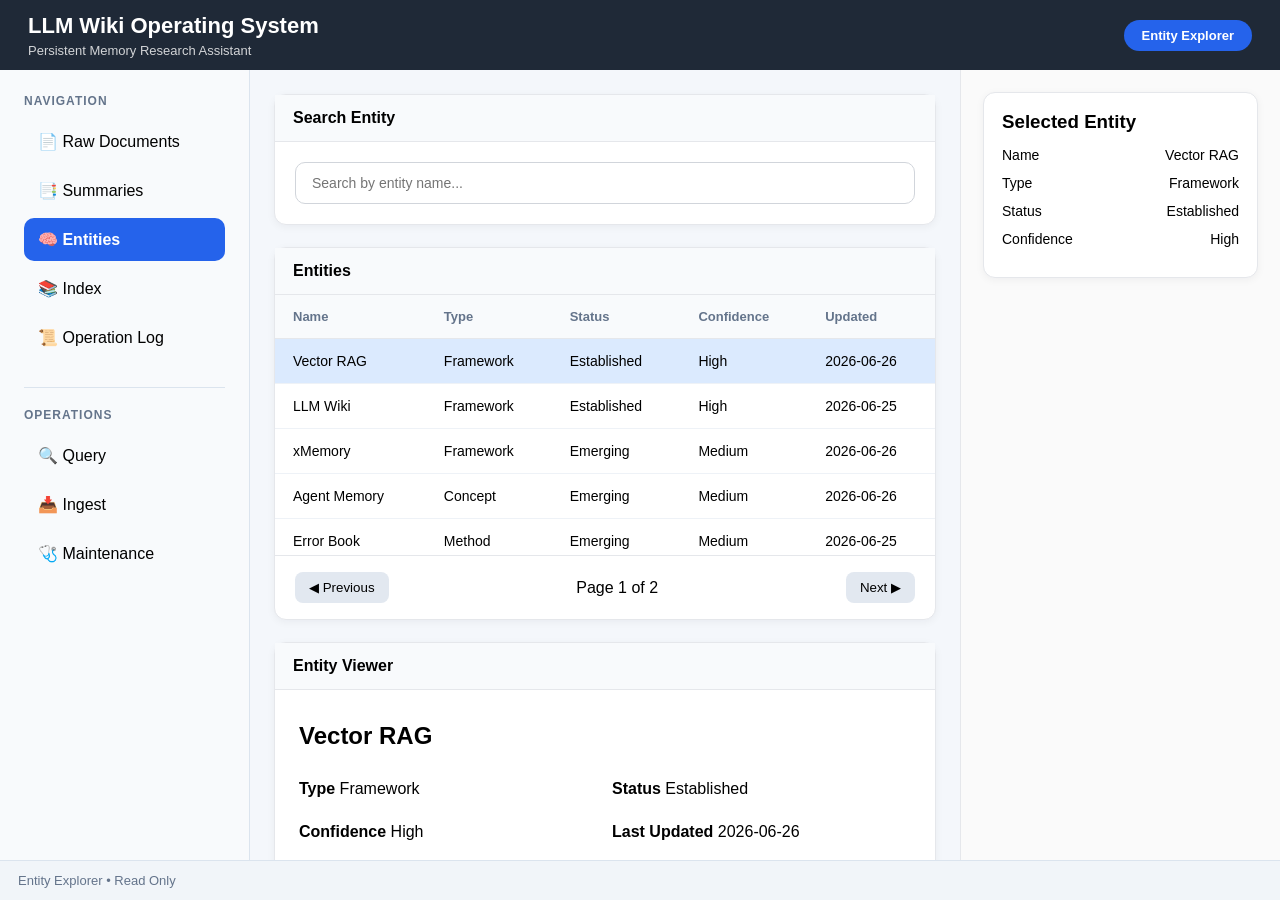
<file: mockup/entities/index.html>
<!DOCTYPE html>
<html lang="en">

<head>

<meta charset="UTF-8">

<title>LLM Wiki Operating System</title>

<link rel="stylesheet" href="style.css">

</head>

<body>

<div class="container">

<!-- ===================================================== -->

<header class="header">

<div>

<div class="logo">

LLM Wiki Operating System

</div>

<div class="subtitle">

Persistent Memory Research Assistant

</div>

</div>

<div class="header-status">

Entity Explorer

</div>

</header>

<!-- ===================================================== -->

<main class="main">

<!-- ================= Sidebar ================= -->

<aside class="sidebar">

<div class="section-title">

Navigation

</div>

<ul class="menu">

<li>📄 Raw Documents</li>

<li>📑 Summaries</li>

<li class="active">🧠 Entities</li>

<li>📚 Index</li>

<li>📜 Operation Log</li>

</ul>

<div class="divider"></div>

<div class="section-title">

Operations

</div>

<ul class="menu">

<li>🔍 Query</li>

<li>📥 Ingest</li>

<li>🩺 Maintenance</li>

</ul>

</aside>

<!-- ================= Workspace ================= -->

<section class="workspace">

<!-- Search -->

<div class="card">

<div class="card-title">

Search Entity

</div>

<div class="search-area">

<input

type="text"

placeholder="Search by entity name..."

>

</div>

</div>

<!-- Entity Table -->

<div class="card">

<div class="card-title">

Entities

</div>

<div class="table-container">

<table>

<thead>

<tr>

<th>Name</th>

<th>Type</th>

<th>Status</th>

<th>Confidence</th>

<th>Updated</th>

</tr>

</thead>

<tbody>

<tr class="selected">

<td>Vector RAG</td>

<td>Framework</td>

<td>Established</td>

<td>High</td>

<td>2026-06-26</td>

</tr>

<tr>

<td>LLM Wiki</td>

<td>Framework</td>

<td>Established</td>

<td>High</td>

<td>2026-06-25</td>

</tr>

<tr>

<td>xMemory</td>

<td>Framework</td>

<td>Emerging</td>

<td>Medium</td>

<td>2026-06-26</td>

</tr>

<tr>

<td>Agent Memory</td>

<td>Concept</td>

<td>Emerging</td>

<td>Medium</td>

<td>2026-06-26</td>

</tr>

<tr>

<td>Error Book</td>

<td>Method</td>

<td>Emerging</td>

<td>Medium</td>

<td>2026-06-25</td>

</tr>

</tbody>

</table>

</div>

<div class="pagination">

<button>◀ Previous</button>

<span>

Page 1 of 2

</span>

<button>Next ▶</button>

</div>

</div>

<!-- Entity Viewer -->

<div class="card viewer-card">

<div class="card-title">

Entity Viewer

</div>

<div class="viewer">

<h2>

Vector RAG

</h2>

<div class="meta-grid">

<div>

<strong>Type</strong>

Framework

</div>

<div>

<strong>Status</strong>

Established

</div>

<div>

<strong>Confidence</strong>

High

</div>

<div>

<strong>Last Updated</strong>

2026-06-26

</div>

</div>

<h3>

Definition

</h3>

<p>

Vector RAG is a retrieve-then-generate framework that retrieves relevant document chunks using vector similarity before passing them to a language model for response generation.

</p>

<h3>

Aliases

</h3>

<ul>

<li>Naive RAG</li>

</ul>

<h3>

Related Entities

</h3>

<ul>

<li>LLM Wiki</li>

<li>Decomposition RAG</li>

<li>xMemory</li>

</ul>

<h3>

Sources

</h3>

<ul>

<li>vector_rag_vs_llm_wiki_2605_18490.md</li>

</ul>

</div>

</div>

<!-- Knowledge Graph -->

<div class="card graph-card">

<div class="card-title">

Knowledge Graph

</div>

<div class="graph-placeholder">

<div class="graph-box">

Graph Preview

<br><br>

(PyVis / NetworkX)

</div>

</div>

</div>

</section>

<!-- ================= Inspector ================= -->

<aside class="inspector">

<div class="panel">

<h3>

Selected Entity

</h3>

<div class="row">

<span>Name</span>

<span>Vector RAG</span>

</div>

<div class="row">

<span>Type</span>

<span>Framework</span>

</div>

<div class="row">

<span>Status</span>

<span>Established</span>

</div>

<div class="row">

<span>Confidence</span>

<span>High</span>

</div>

</div>

</aside>

</main>

<!-- ===================================================== -->

<footer class="footer">

Entity Explorer • Read Only

</footer>

</div>

</body>

</html>
</file>
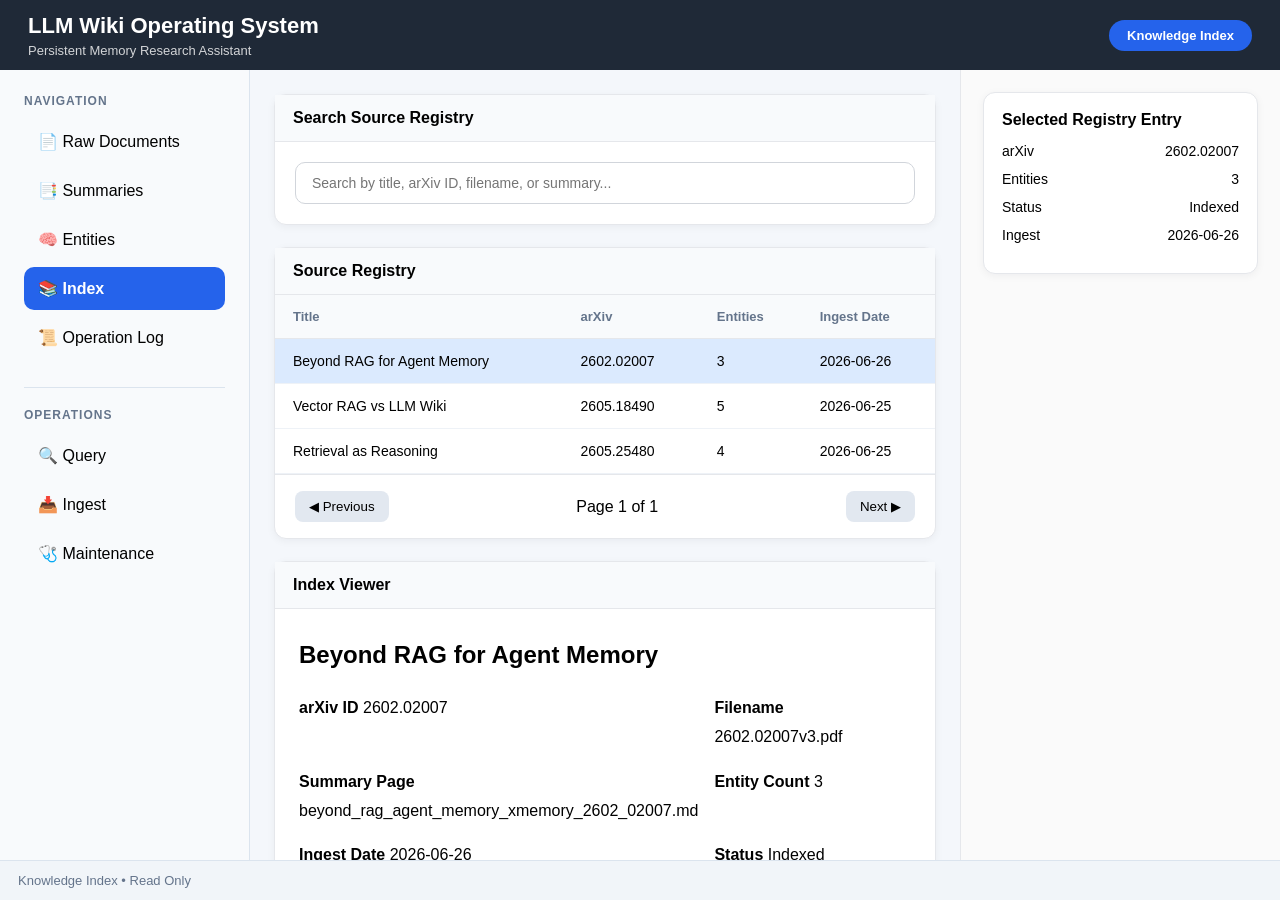
<file: mockup/index/index.html>
<!DOCTYPE html>
<html lang="en">

<head>

<meta charset="UTF-8">

<title>LLM Wiki Operating System</title>

<link rel="stylesheet" href="style.css">

</head>

<body>

<div class="container">

<!-- ===================================================== -->

<header class="header">

<div>

<div class="logo">

LLM Wiki Operating System

</div>

<div class="subtitle">

Persistent Memory Research Assistant

</div>

</div>

<div class="header-status">

Knowledge Index

</div>

</header>

<!-- ===================================================== -->

<main class="main">

<!-- ================= Sidebar ================= -->

<aside class="sidebar">

<div class="section-title">

Navigation

</div>

<ul class="menu">

<li>📄 Raw Documents</li>

<li>📑 Summaries</li>

<li>🧠 Entities</li>

<li class="active">📚 Index</li>

<li>📜 Operation Log</li>

</ul>

<div class="divider"></div>

<div class="section-title">

Operations

</div>

<ul class="menu">

<li>🔍 Query</li>

<li>📥 Ingest</li>

<li>🩺 Maintenance</li>

</ul>

</aside>

<!-- ================= Workspace ================= -->

<section class="workspace">

<!-- Search -->

<div class="card">

<div class="card-title">

Search Source Registry

</div>

<div class="search-area">

<input

type="text"

placeholder="Search by title, arXiv ID, filename, or summary..."

>

</div>

</div>

<!-- Registry Table -->

<div class="card">

<div class="card-title">

Source Registry

</div>

<div class="table-container">

<table>

<thead>

<tr>

<th>Title</th>

<th>arXiv</th>

<th>Entities</th>

<th>Ingest Date</th>

</tr>

</thead>

<tbody>

<tr class="selected">

<td>Beyond RAG for Agent Memory</td>

<td>2602.02007</td>

<td>3</td>

<td>2026-06-26</td>

</tr>

<tr>

<td>Vector RAG vs LLM Wiki</td>

<td>2605.18490</td>

<td>5</td>

<td>2026-06-25</td>

</tr>

<tr>

<td>Retrieval as Reasoning</td>

<td>2605.25480</td>

<td>4</td>

<td>2026-06-25</td>

</tr>

</tbody>

</table>

</div>

<div class="pagination">

<button>◀ Previous</button>

<span>

Page 1 of 1

</span>

<button>Next ▶</button>

</div>

</div>

<!-- Index Viewer -->

<div class="card viewer-card">

<div class="card-title">

Index Viewer

</div>

<div class="viewer">

<h2>

Beyond RAG for Agent Memory

</h2>

<div class="meta-grid">

<div>

<strong>arXiv ID</strong>

2602.02007

</div>

<div>

<strong>Filename</strong>

2602.02007v3.pdf

</div>

<div>

<strong>Summary Page</strong>

beyond_rag_agent_memory_xmemory_2602_02007.md

</div>

<div>

<strong>Entity Count</strong>

3

</div>

<div>

<strong>Ingest Date</strong>

2026-06-26

</div>

<div>

<strong>Status</strong>

Indexed

</div>

</div>

<h3>

Source File

</h3>

<p>

raw/2602.02007v3.pdf

</p>

<h3>

Generated Resources

</h3>

<ul>

<li>wiki/summaries/beyond_rag_agent_memory_xmemory_2602_02007.md</li>

<li>wiki/entities/xMemory.md</li>

<li>wiki/entities/Agent_Memory.md</li>

<li>wiki/entities/Vector_RAG.md (updated)</li>

</ul>

<h3>

Registry Description

</h3>

<p>

This registry entry records the source document together with every knowledge artifact produced during the ingest process. It provides traceability from the original document to summaries and entity pages stored in the Persistent Memory.

</p>

</div>

</div>

</section>

<!-- ================= Inspector ================= -->

<aside class="inspector">

<div class="panel">

<h3>

Selected Registry Entry

</h3>

<div class="row">

<span>arXiv</span>

<span>2602.02007</span>

</div>

<div class="row">

<span>Entities</span>

<span>3</span>

</div>

<div class="row">

<span>Status</span>

<span>Indexed</span>

</div>

<div class="row">

<span>Ingest</span>

<span>2026-06-26</span>

</div>

</div>

</aside>

</main>

<!-- ===================================================== -->

<footer class="footer">

Knowledge Index • Read Only

</footer>

</div>

</body>

</html>
</file>
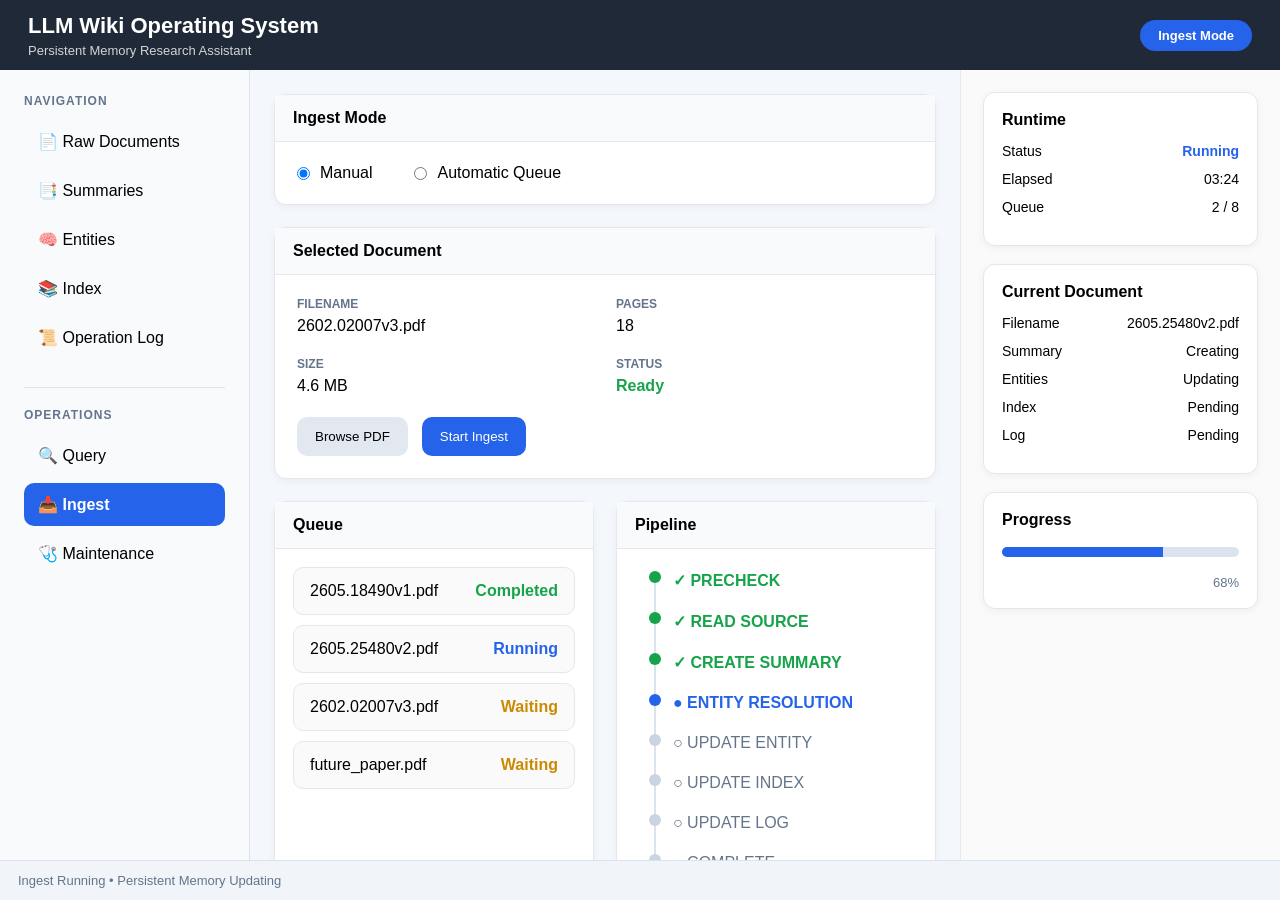
<file: mockup/ingest workspace/index.html>
<!DOCTYPE html>
<html lang="en">

<head>

<meta charset="UTF-8">

<title>LLM Wiki Operating System</title>

<link rel="stylesheet" href="style.css">

</head>

<body>

<div class="container">

    <!-- ================================= HEADER ================================= -->

    <header class="header">

        <div>

            <div class="logo">

                LLM Wiki Operating System

            </div>

            <div class="subtitle">

                Persistent Memory Research Assistant

            </div>

        </div>

        <div class="header-status">

            Ingest Mode

        </div>

    </header>

    <!-- ================================= MAIN ================================= -->

    <main class="main">

        <!-- ===================== SIDEBAR ===================== -->

        <aside class="sidebar">

            <div class="section-title">

                Navigation

            </div>

            <ul class="menu">

                <li>📄 Raw Documents</li>

                <li>📑 Summaries</li>

                <li>🧠 Entities</li>

                <li>📚 Index</li>

                <li>📜 Operation Log</li>

            </ul>

            <div class="divider"></div>

            <div class="section-title">

                Operations

            </div>

            <ul class="menu">

                <li>🔍 Query</li>

                <li class="active">📥 Ingest</li>

                <li>🩺 Maintenance</li>

            </ul>

        </aside>

        <!-- ===================== WORKSPACE ===================== -->

        <section class="workspace">

            <!-- MODE -->

            <div class="card">

                <div class="card-title">

                    Ingest Mode

                </div>

                <div class="mode">

                    <label>

                        <input type="radio" checked>

                        Manual

                    </label>

                    <label>

                        <input type="radio">

                        Automatic Queue

                    </label>

                </div>

            </div>

            <!-- DOCUMENT -->

            <div class="card">

                <div class="card-title">

                    Selected Document

                </div>

                <div class="document">

                    <div>

                        <span class="label">

                            Filename

                        </span>

                        <span>

                            2602.02007v3.pdf

                        </span>

                    </div>

                    <div>

                        <span class="label">

                            Pages

                        </span>

                        <span>

                            18

                        </span>

                    </div>

                    <div>

                        <span class="label">

                            Size

                        </span>

                        <span>

                            4.6 MB

                        </span>

                    </div>

                    <div>

                        <span class="label">

                            Status

                        </span>

                        <span class="ready">

                            Ready

                        </span>

                    </div>

                </div>

                <div class="actions">

                    <button>

                        Browse PDF

                    </button>

                    <button class="primary">

                        Start Ingest

                    </button>

                </div>

            </div>

            <!-- QUEUE + PIPELINE -->

            <div class="split-layout">

                <!-- QUEUE -->

                <div class="card">

                    <div class="card-title">

                        Queue

                    </div>

                    <div class="queue">

                        <div class="queue-item">

                            <span>

                                2605.18490v1.pdf

                            </span>

                            <span class="done">

                                Completed

                            </span>

                        </div>

                        <div class="queue-item">

                            <span>

                                2605.25480v2.pdf

                            </span>

                            <span class="running">

                                Running

                            </span>

                        </div>

                        <div class="queue-item">

                            <span>

                                2602.02007v3.pdf

                            </span>

                            <span class="waiting">

                                Waiting

                            </span>

                        </div>

                        <div class="queue-item">

                            <span>

                                future_paper.pdf

                            </span>

                            <span class="waiting">

                                Waiting

                            </span>

                        </div>

                    </div>

                    <div class="actions">

                        <button>

                            Add PDF

                        </button>

                        <button>

                            Clear Queue

                        </button>

                    </div>

                </div>

                <!-- PIPELINE -->

                <div class="card">

                    <div class="card-title">

                        Pipeline

                    </div>

                    <div class="timeline">

                        <div class="step done">

                            ✓ PRECHECK

                        </div>

                        <div class="step done">

                            ✓ READ SOURCE

                        </div>

                        <div class="step done">

                            ✓ CREATE SUMMARY

                        </div>

                        <div class="step running">

                            ● ENTITY RESOLUTION

                        </div>

                        <div class="step">

                            ○ UPDATE ENTITY

                        </div>

                        <div class="step">

                            ○ UPDATE INDEX

                        </div>

                        <div class="step">

                            ○ UPDATE LOG

                        </div>

                        <div class="step">

                            ○ COMPLETE

                        </div>

                    </div>

                </div>

            </div>

            <!-- EXECUTION LOG -->

            <div class="card log-card">

                <div class="card-title">

                    Execution Log

                </div>

                <div class="execution-log">

<pre>
09:12:10  Boot sequence completed

09:12:14  Reading PDF...

09:12:52  Extracting concepts...

09:13:16  Summary created

09:13:31  Candidate entities extracted

09:13:42  Resolving entities...

09:14:05  Updating Vector_RAG.md

09:14:26  Updating xMemory.md

09:14:48  Waiting...
</pre>

                </div>

            </div>

        </section>

        <!-- ===================== INSPECTOR ===================== -->

        <aside class="inspector">

            <div class="panel">

                <h3>

                    Runtime

                </h3>

                <div class="row">

                    <span>Status</span>

                    <span class="running">

                        Running

                    </span>

                </div>

                <div class="row">

                    <span>Elapsed</span>

                    <span>

                        03:24

                    </span>

                </div>

                <div class="row">

                    <span>Queue</span>

                    <span>

                        2 / 8

                    </span>

                </div>

            </div>

            <div class="panel">

                <h3>

                    Current Document

                </h3>

                <div class="row">

                    <span>

                        Filename

                    </span>

                    <span>

                        2605.25480v2.pdf

                    </span>

                </div>

                <div class="row">

                    <span>

                        Summary

                    </span>

                    <span>

                        Creating

                    </span>

                </div>

                <div class="row">

                    <span>

                        Entities

                    </span>

                    <span>

                        Updating

                    </span>

                </div>

                <div class="row">

                    <span>

                        Index

                    </span>

                    <span>

                        Pending

                    </span>

                </div>

                <div class="row">

                    <span>

                        Log

                    </span>

                    <span>

                        Pending

                    </span>

                </div>

            </div>

            <div class="panel">

                <h3>

                    Progress

                </h3>

                <div class="progress">

                    <div class="progress-bar">

                    </div>

                </div>

                <div class="progress-label">

                    68%

                </div>

            </div>

        </aside>

    </main>

    <!-- ===================== FOOTER ===================== -->

    <footer class="footer">

        Ingest Running • Persistent Memory Updating

    </footer>

</div>

</body>

</html>
</file>
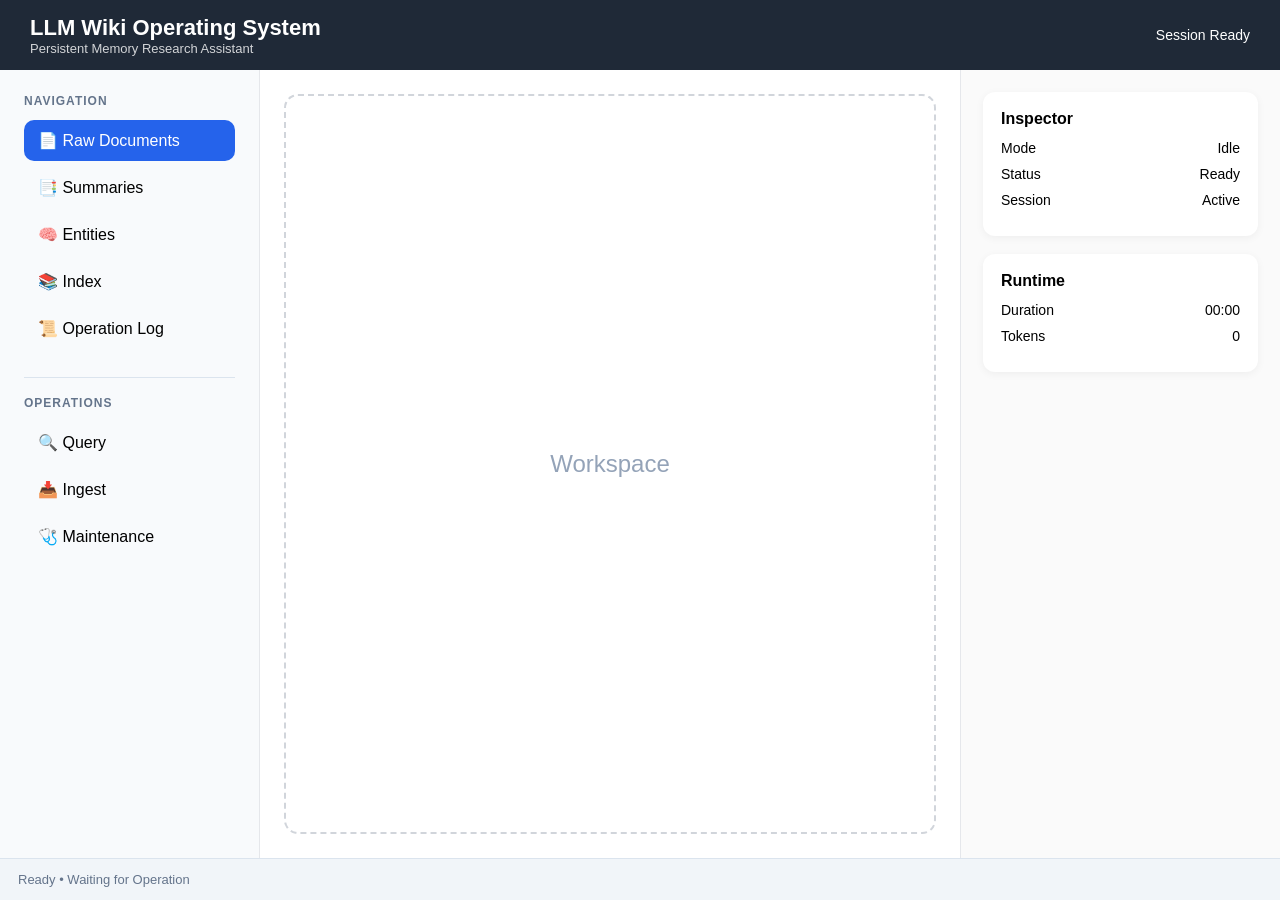
<file: mockup/layout main/index.html>
<!DOCTYPE html>
<html lang="en">
<head>
<meta charset="UTF-8">
<title>LLM Wiki Operating System</title>

<link rel="stylesheet" href="style.css">

</head>

<body>

<div class="container">

    <header class="header">

        <div>

            <div class="logo">
                LLM Wiki Operating System
            </div>

            <div class="subtitle">
                Persistent Memory Research Assistant
            </div>

        </div>

        <div class="header-status">

            Session Ready

        </div>

    </header>

    <main class="main">

        <!-- SIDEBAR -->

        <aside class="sidebar">

            <div class="section-title">
                Navigation
            </div>

            <ul class="menu">

                <li class="active">📄 Raw Documents</li>

                <li>📑 Summaries</li>

                <li>🧠 Entities</li>

                <li>📚 Index</li>

                <li>📜 Operation Log</li>

            </ul>

            <div class="divider"></div>

            <div class="section-title">
                Operations
            </div>

            <ul class="menu">

                <li>🔍 Query</li>

                <li>📥 Ingest</li>

                <li>🩺 Maintenance</li>

            </ul>

        </aside>

        <!-- WORKSPACE -->

        <section class="workspace">

            <div class="workspace-card">

                Workspace

            </div>

        </section>

        <!-- INSPECTOR -->

        <aside class="inspector">

            <div class="panel">

                <h3>Inspector</h3>

                <div class="row">

                    <span>Mode</span>

                    <span>Idle</span>

                </div>

                <div class="row">

                    <span>Status</span>

                    <span>Ready</span>

                </div>

                <div class="row">

                    <span>Session</span>

                    <span>Active</span>

                </div>

            </div>

            <div class="panel">

                <h3>Runtime</h3>

                <div class="row">

                    <span>Duration</span>

                    <span>00:00</span>

                </div>

                <div class="row">

                    <span>Tokens</span>

                    <span>0</span>

                </div>

            </div>

        </aside>

    </main>

    <footer class="footer">

        Ready • Waiting for Operation

    </footer>

</div>

</body>
</html>
</file>
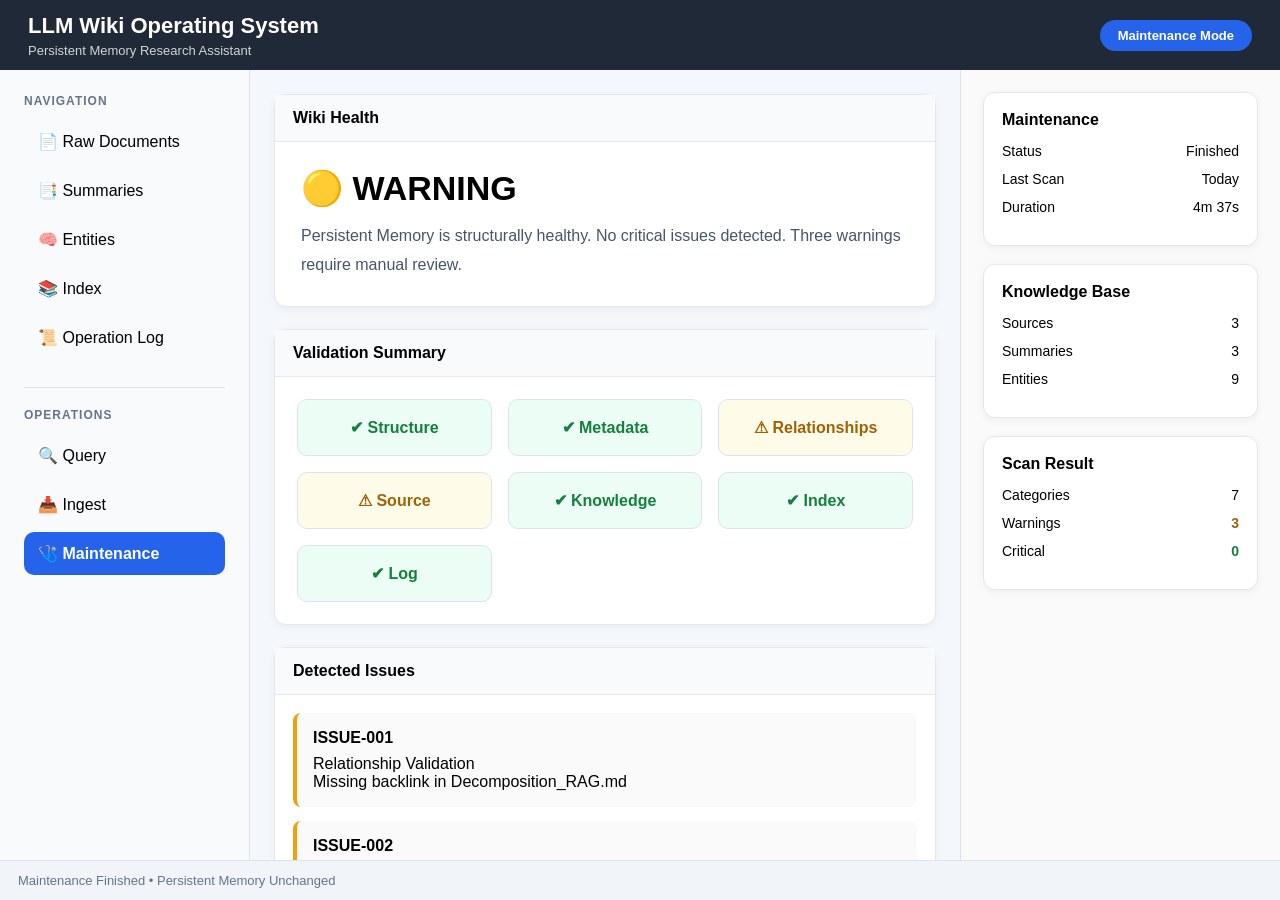
<file: mockup/maintenance/index.html>
<!DOCTYPE html>
<html lang="en">

<head>

<meta charset="UTF-8">

<title>LLM Wiki Operating System</title>

<link rel="stylesheet" href="style.css">

</head>

<body>

<div class="container">

    <!-- ================= HEADER ================= -->

    <header class="header">

        <div>

            <div class="logo">

                LLM Wiki Operating System

            </div>

            <div class="subtitle">

                Persistent Memory Research Assistant

            </div>

        </div>

        <div class="header-status">

            Maintenance Mode

        </div>

    </header>

    <!-- ================= MAIN ================= -->

    <main class="main">

        <!-- ================= SIDEBAR ================= -->

        <aside class="sidebar">

            <div class="section-title">

                Navigation

            </div>

            <ul class="menu">

                <li>📄 Raw Documents</li>

                <li>📑 Summaries</li>

                <li>🧠 Entities</li>

                <li>📚 Index</li>

                <li>📜 Operation Log</li>

            </ul>

            <div class="divider"></div>

            <div class="section-title">

                Operations

            </div>

            <ul class="menu">

                <li>

                    🔍 Query

                </li>

                <li>

                    📥 Ingest

                </li>

                <li class="active">

                    🩺 Maintenance

                </li>

            </ul>

        </aside>

        <!-- ================= WORKSPACE ================= -->

        <section class="workspace">

            <!-- HEALTH -->

            <div class="card">

                <div class="card-title">

                    Wiki Health

                </div>

                <div class="health-overview">

                    <div class="health-status">

                        🟡 WARNING

                    </div>

                    <div class="health-text">

                        Persistent Memory is structurally healthy.

                        No critical issues detected.

                        Three warnings require manual review.

                    </div>

                </div>

            </div>

            <!-- VALIDATION -->

            <div class="card">

                <div class="card-title">

                    Validation Summary

                </div>

                <div class="validation-grid">

                    <div class="validation passed">

                        ✔ Structure

                    </div>

                    <div class="validation passed">

                        ✔ Metadata

                    </div>

                    <div class="validation warning">

                        ⚠ Relationships

                    </div>

                    <div class="validation warning">

                        ⚠ Source

                    </div>

                    <div class="validation passed">

                        ✔ Knowledge

                    </div>

                    <div class="validation passed">

                        ✔ Index

                    </div>

                    <div class="validation passed">

                        ✔ Log

                    </div>

                </div>

            </div>

            <!-- ISSUES -->

            <div class="card issue-card">

                <div class="card-title">

                    Detected Issues

                </div>

                <div class="issues">

                    <div class="issue">

                        <div class="issue-title">

                            ISSUE-001

                        </div>

                        <div>

                            Relationship Validation

                        </div>

                        <div>

                            Missing backlink in

                            Decomposition_RAG.md

                        </div>

                    </div>

                    <div class="issue">

                        <div class="issue-title">

                            ISSUE-002

                        </div>

                        <div>

                            Source Validation

                        </div>

                        <div>

                            Summary missing source file reference

                        </div>

                    </div>

                    <div class="issue">

                        <div class="issue-title">

                            ISSUE-003

                        </div>

                        <div>

                            Knowledge Validation

                        </div>

                        <div>

                            Related Entities use plain text

                        </div>

                    </div>

                </div>

            </div>

            <!-- RECOMMENDATIONS -->

            <div class="card recommendation-card">

                <div class="card-title">

                    Recommendations

                </div>

                <div class="recommendations">

                    <div class="recommendation">

                        REC-001

                        Review Decomposition_RAG.md relationships.

                    </div>

                    <div class="recommendation">

                        REC-002

                        Review Summary references.

                    </div>

                    <div class="recommendation">

                        REC-003

                        Replace plain text Related Entities with wikilinks.

                    </div>

                </div>

            </div>

        </section>

        <!-- ================= INSPECTOR ================= -->

        <aside class="inspector">

            <div class="panel">

                <h3>

                    Maintenance

                </h3>

                <div class="row">

                    <span>Status</span>

                    <span>

                        Finished

                    </span>

                </div>

                <div class="row">

                    <span>Last Scan</span>

                    <span>

                        Today

                    </span>

                </div>

                <div class="row">

                    <span>Duration</span>

                    <span>

                        4m 37s

                    </span>

                </div>

            </div>

            <div class="panel">

                <h3>

                    Knowledge Base

                </h3>

                <div class="row">

                    <span>Sources</span>

                    <span>

                        3

                    </span>

                </div>

                <div class="row">

                    <span>Summaries</span>

                    <span>

                        3

                    </span>

                </div>

                <div class="row">

                    <span>Entities</span>

                    <span>

                        9

                    </span>

                </div>

            </div>

            <div class="panel">

                <h3>

                    Scan Result

                </h3>

                <div class="row">

                    <span>Categories</span>

                    <span>

                        7

                    </span>

                </div>

                <div class="row">

                    <span>Warnings</span>

                    <span class="warning-text">

                        3

                    </span>

                </div>

                <div class="row">

                    <span>Critical</span>

                    <span class="success-text">

                        0

                    </span>

                </div>

            </div>

        </aside>

    </main>

    <!-- ================= FOOTER ================= -->

    <footer class="footer">

        Maintenance Finished • Persistent Memory Unchanged

    </footer>

</div>

</body>

</html>
</file>
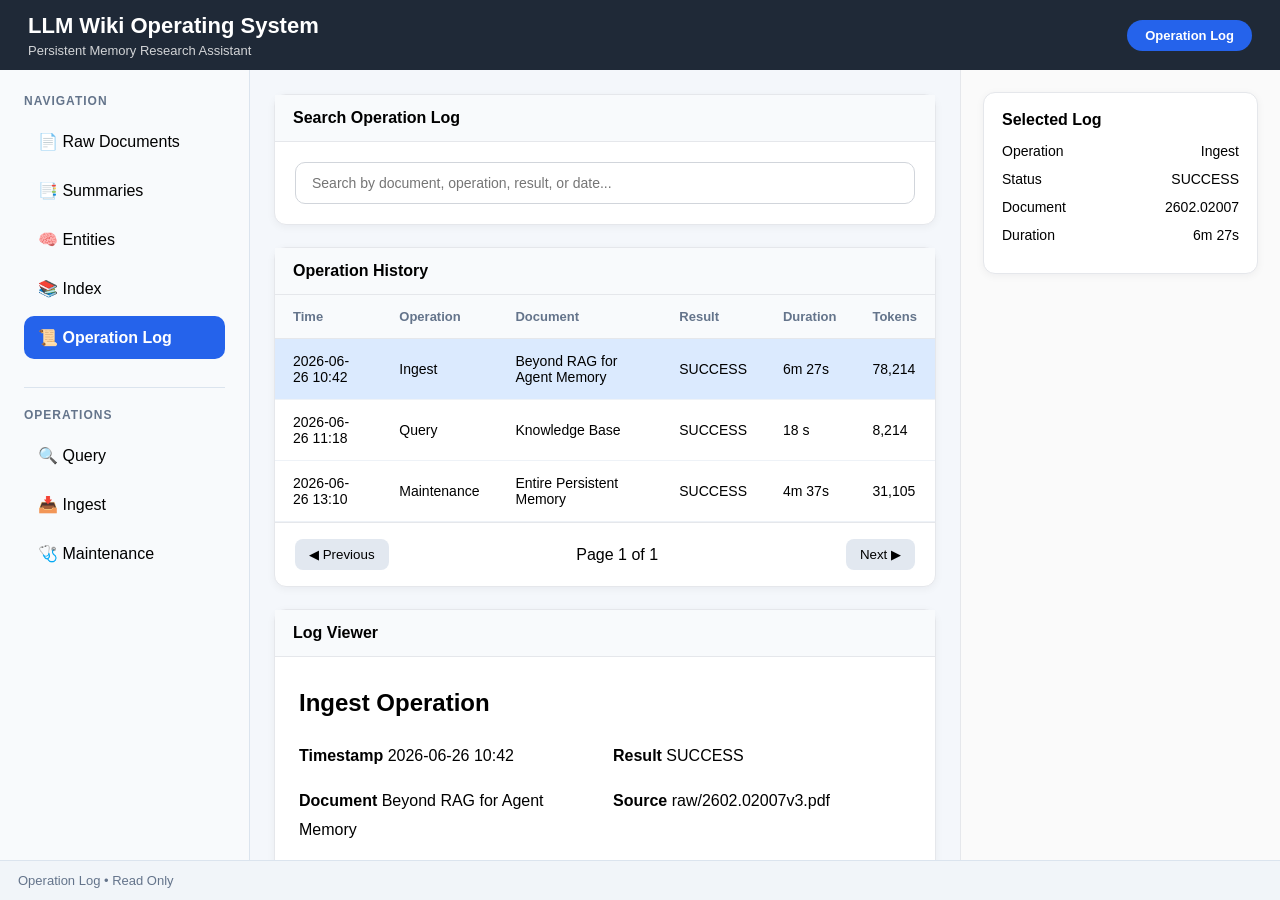
<file: mockup/operation_log/index.html>
<!DOCTYPE html>
<html lang="en">

<head>

<meta charset="UTF-8">

<title>LLM Wiki Operating System</title>

<link rel="stylesheet" href="style.css">

</head>

<body>

<div class="container">

<!-- ===================================================== -->

<header class="header">

<div>

<div class="logo">

LLM Wiki Operating System

</div>

<div class="subtitle">

Persistent Memory Research Assistant

</div>

</div>

<div class="header-status">

Operation Log

</div>

</header>

<!-- ===================================================== -->

<main class="main">

<!-- ================= Sidebar ================= -->

<aside class="sidebar">

<div class="section-title">

Navigation

</div>

<ul class="menu">

<li>📄 Raw Documents</li>

<li>📑 Summaries</li>

<li>🧠 Entities</li>

<li>📚 Index</li>

<li class="active">📜 Operation Log</li>

</ul>

<div class="divider"></div>

<div class="section-title">

Operations

</div>

<ul class="menu">

<li>🔍 Query</li>

<li>📥 Ingest</li>

<li>🩺 Maintenance</li>

</ul>

</aside>

<!-- ================= Workspace ================= -->

<section class="workspace">

<!-- Search -->

<div class="card">

<div class="card-title">

Search Operation Log

</div>

<div class="search-area">

<input

type="text"

placeholder="Search by document, operation, result, or date..."

>

</div>

</div>

<!-- Log Table -->

<div class="card">

<div class="card-title">

Operation History

</div>

<div class="table-container">

<table>

<thead>

<tr>

<th>Time</th>

<th>Operation</th>

<th>Document</th>

<th>Result</th>

<th>Duration</th>

<th>Tokens</th>

</tr>

</thead>

<tbody>

<tr class="selected">

<td>2026-06-26 10:42</td>

<td>Ingest</td>

<td>Beyond RAG for Agent Memory</td>

<td>SUCCESS</td>

<td>6m 27s</td>

<td>78,214</td>

</tr>

<tr>

<td>2026-06-26 11:18</td>

<td>Query</td>

<td>Knowledge Base</td>

<td>SUCCESS</td>

<td>18 s</td>

<td>8,214</td>

</tr>

<tr>

<td>2026-06-26 13:10</td>

<td>Maintenance</td>

<td>Entire Persistent Memory</td>

<td>SUCCESS</td>

<td>4m 37s</td>

<td>31,105</td>

</tr>

</tbody>

</table>

</div>

<div class="pagination">

<button>◀ Previous</button>

<span>

Page 1 of 1

</span>

<button>Next ▶</button>

</div>

</div>

<!-- Log Viewer -->

<div class="card viewer-card">

<div class="card-title">

Log Viewer

</div>

<div class="viewer">

<h2>

Ingest Operation

</h2>

<div class="meta-grid">

<div>

<strong>Timestamp</strong>

2026-06-26 10:42

</div>

<div>

<strong>Result</strong>

SUCCESS

</div>

<div>

<strong>Document</strong>

Beyond RAG for Agent Memory

</div>

<div>

<strong>Source</strong>

raw/2602.02007v3.pdf

</div>

</div>

<h3>

Pipeline

</h3>

<ul>

<li>✓ PRECHECK</li>

<li>✓ READ_SOURCE</li>

<li>✓ CREATE_SUMMARY</li>

<li>✓ EXTRACT_CANDIDATE_ENTITIES</li>

<li>✓ ENTITY_RESOLUTION</li>

<li>✓ UPDATE_ENTITIES</li>

<li>✓ UPDATE_INDEX</li>

<li>✓ UPDATE_LOG</li>

</ul>

<h3>

Execution Time

</h3>

<ul>

<li>PRECHECK : 2 s</li>

<li>READ_SOURCE : 45 s</li>

<li>CREATE_SUMMARY : 5 s</li>

<li>ENTITY_RESOLUTION : 2 s</li>

<li>UPDATE_ENTITIES : 10 s</li>

<li>TOTAL : 6m 27s</li>

</ul>

<h3>

Token Usage

</h3>

<ul>

<li>Input : 48,530</li>

<li>Output : 29,684</li>

<li>Total : 78,214</li>

</ul>

</div>

</div>

</section>

<!-- ================= Inspector ================= -->

<aside class="inspector">

<div class="panel">

<h3>

Selected Log

</h3>

<div class="row">

<span>Operation</span>

<span>Ingest</span>

</div>

<div class="row">

<span>Status</span>

<span>SUCCESS</span>

</div>

<div class="row">

<span>Document</span>

<span>2602.02007</span>

</div>

<div class="row">

<span>Duration</span>

<span>6m 27s</span>

</div>

</div>

</aside>

</main>

<footer class="footer">

Operation Log • Read Only

</footer>

</div>

</body>

</html>
</file>
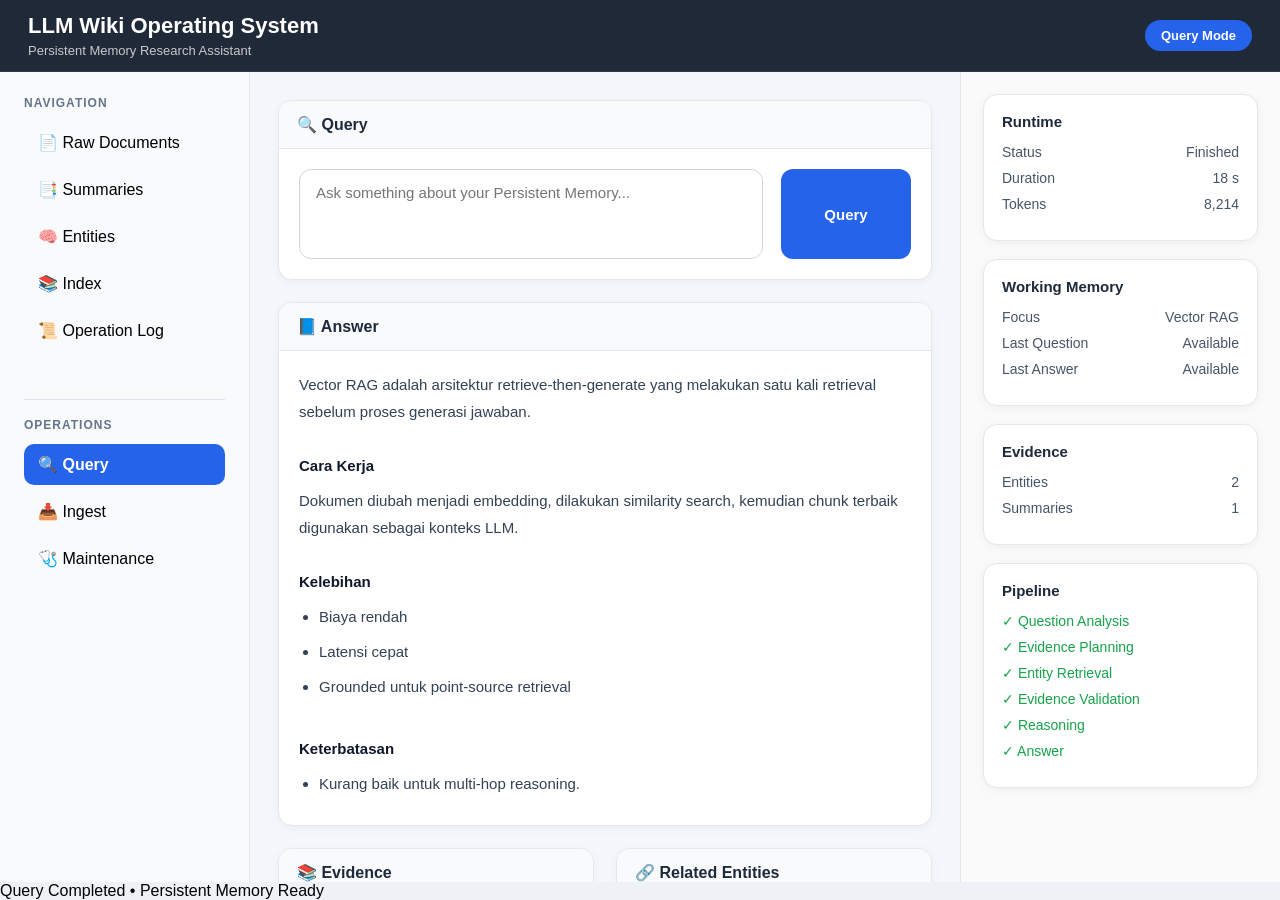
<file: mockup/query/index.html>
<!DOCTYPE html>
<html lang="en">

<head>

    <meta charset="UTF-8">

    <title>LLM Wiki Operating System</title>

    <link rel="stylesheet" href="style.css">

</head>

<body>

<div class="container">

    <!-- ================= HEADER ================= -->

    <header class="header">

        <div>

            <div class="logo">

                LLM Wiki Operating System

            </div>

            <div class="subtitle">

                Persistent Memory Research Assistant

            </div>

        </div>

        <div class="header-status">

            Query Mode

        </div>

    </header>

    <!-- ================= MAIN ================= -->

    <main class="main">

        <!-- ================= SIDEBAR ================= -->

        <aside class="sidebar">

            <div class="section-title">

                Navigation

            </div>

            <ul class="menu">

                <li>📄 Raw Documents</li>

                <li>📑 Summaries</li>

                <li>🧠 Entities</li>

                <li>📚 Index</li>

                <li>📜 Operation Log</li>

            </ul>

            <div class="divider"></div>

            <div class="section-title">

                Operations

            </div>

            <ul class="menu">

                <li class="active">

                    🔍 Query

                </li>

                <li>

                    📥 Ingest

                </li>

                <li>

                    🩺 Maintenance

                </li>

            </ul>

        </aside>

        <!-- ================= WORKSPACE ================= -->

        <!-- WORKSPACE -->

<section class="workspace">

    <!-- QUERY -->

    <div class="card">

        <div class="card-title">

            🔍 Query

        </div>

        <div class="query-box">

            <textarea
                placeholder="Ask something about your Persistent Memory..."
            ></textarea>

            <button>

                Query

            </button>

        </div>

    </div>

    <!-- ANSWER -->

    <div class="card">

        <div class="card-title">

            📘 Answer

        </div>

        <div class="card-content">

            <p>

                Vector RAG adalah arsitektur retrieve-then-generate
                yang melakukan satu kali retrieval sebelum proses
                generasi jawaban.

            </p>

            <br>

            <h4>Cara Kerja</h4>

            <p>

                Dokumen diubah menjadi embedding, dilakukan similarity
                search, kemudian chunk terbaik digunakan sebagai konteks
                LLM.

            </p>

            <br>

            <h4>Kelebihan</h4>

            <ul>

                <li>Biaya rendah</li>

                <li>Latensi cepat</li>

                <li>Grounded untuk point-source retrieval</li>

            </ul>

            <br>

            <h4>Keterbatasan</h4>

            <ul>

                <li>Kurang baik untuk multi-hop reasoning.</li>

            </ul>

        </div>

    </div>

    <!-- EVIDENCE -->

    <div class="split-card">

        <div class="card">

            <div class="card-title">

                📚 Evidence

            </div>

            <div class="card-content">

                ✓ Vector_RAG.md

                <br><br>

                ✓ LLM_Wiki.md

                <br><br>

                ✓ vector_rag_vs_llm_wiki.md

            </div>

        </div>

        <div class="card">

            <div class="card-title">

                🔗 Related Entities

            </div>

            <div class="card-content">

                • Vector_RAG

                <br><br>

                • LLM_Wiki

                <br><br>

                • Decomposition_RAG

                <br><br>

                • Claim_Level_Citation_Grounding

            </div>

        </div>

    </div>

    <!-- SOURCES -->

    <div class="card">

        <div class="card-title">

            📄 Sources

        </div>

        <div class="card-content">

            • Cochran, T.O. (2026)

            <br><br>

            • Ming et al. (2026)

        </div>

    </div>

</section>

        <!-- ================= INSPECTOR ================= -->

        <aside class="inspector">

            <div class="panel">

                <h3>

                    Runtime

                </h3>

                <div class="row">

                    <span>Status</span>

                    <span>Finished</span>

                </div>

                <div class="row">

                    <span>Duration</span>

                    <span>18 s</span>

                </div>

                <div class="row">

                    <span>Tokens</span>

                    <span>8,214</span>

                </div>

            </div>

            <div class="panel">

                <h3>

                    Working Memory

                </h3>

                <div class="row">

                    <span>Focus</span>

                    <span>Vector RAG</span>

                </div>

                <div class="row">

                    <span>Last Question</span>

                    <span>Available</span>

                </div>

                <div class="row">

                    <span>Last Answer</span>

                    <span>Available</span>

                </div>

            </div>

            <div class="panel">

                <h3>

                    Evidence

                </h3>

                <div class="row">

                    <span>Entities</span>

                    <span>2</span>

                </div>

                <div class="row">

                    <span>Summaries</span>

                    <span>1</span>

                </div>

            </div>

            <div class="panel">

                <h3>

                    Pipeline

                </h3>

                <ul class="pipeline">

                    <li>✓ Question Analysis</li>

                    <li>✓ Evidence Planning</li>

                    <li>✓ Entity Retrieval</li>

                    <li>✓ Evidence Validation</li>

                    <li>✓ Reasoning</li>

                    <li>✓ Answer</li>

                </ul>

            </div>

        </aside>

    </main>

    <!-- ================= FOOTER ================= -->

    <footer class="footer">

        Query Completed • Persistent Memory Ready

    </footer>

</div>

</body>

</html>
</file>
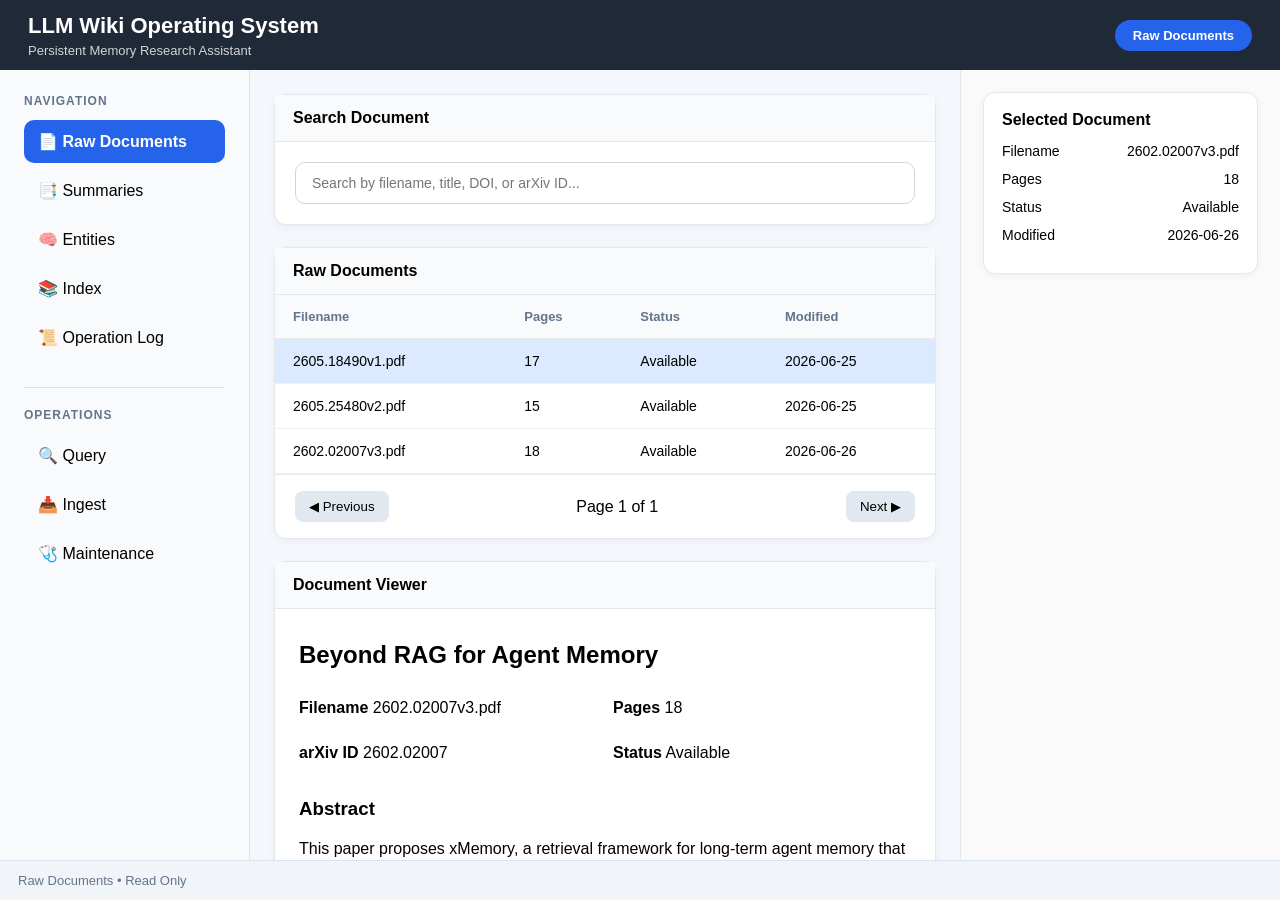
<file: mockup/raw_documents/index.html>
<!DOCTYPE html>
<html lang="en">

<head>

<meta charset="UTF-8">

<title>LLM Wiki Operating System</title>

<link rel="stylesheet" href="style.css">

</head>

<body>

<div class="container">

<!-- ===================================================== -->

<header class="header">

<div>

<div class="logo">

LLM Wiki Operating System

</div>

<div class="subtitle">

Persistent Memory Research Assistant

</div>

</div>

<div class="header-status">

Raw Documents

</div>

</header>

<!-- ===================================================== -->

<main class="main">

<!-- ================= Sidebar ================= -->

<aside class="sidebar">

<div class="section-title">

Navigation

</div>

<ul class="menu">

<li class="active">📄 Raw Documents</li>

<li>📑 Summaries</li>

<li>🧠 Entities</li>

<li>📚 Index</li>

<li>📜 Operation Log</li>

</ul>

<div class="divider"></div>

<div class="section-title">

Operations

</div>

<ul class="menu">

<li>🔍 Query</li>

<li>📥 Ingest</li>

<li>🩺 Maintenance</li>

</ul>

</aside>

<!-- ================= Workspace ================= -->

<section class="workspace">

<!-- Search -->

<div class="card">

<div class="card-title">

Search Document

</div>

<div class="search-area">

<input
type="text"
placeholder="Search by filename, title, DOI, or arXiv ID..."
>

</div>

</div>

<!-- Table -->

<div class="card">

<div class="card-title">

Raw Documents

</div>

<div class="table-container">

<table>

<thead>

<tr>

<th>Filename</th>

<th>Pages</th>

<th>Status</th>

<th>Modified</th>

</tr>

</thead>

<tbody>

<tr class="selected">

<td>2605.18490v1.pdf</td>

<td>17</td>

<td>Available</td>

<td>2026-06-25</td>

</tr>

<tr>

<td>2605.25480v2.pdf</td>

<td>15</td>

<td>Available</td>

<td>2026-06-25</td>

</tr>

<tr>

<td>2602.02007v3.pdf</td>

<td>18</td>

<td>Available</td>

<td>2026-06-26</td>

</tr>

</tbody>

</table>

</div>

<div class="pagination">

<button>◀ Previous</button>

<span>

Page 1 of 1

</span>

<button>Next ▶</button>

</div>

</div>

<!-- Document Viewer -->

<div class="card viewer-card">

<div class="card-title">

Document Viewer

</div>

<div class="viewer">

<h2>

Beyond RAG for Agent Memory

</h2>

<div class="meta-grid">

<div>

<strong>Filename</strong>

2602.02007v3.pdf

</div>

<div>

<strong>Pages</strong>

18

</div>

<div>

<strong>arXiv ID</strong>

2602.02007

</div>

<div>

<strong>Status</strong>

Available

</div>

</div>

<h3>

Abstract

</h3>

<p>

This paper proposes xMemory, a retrieval framework for long-term agent memory that decouples retrieval and aggregation to improve evidence coverage while reducing redundancy compared with conventional Vector RAG.

</p>

<h3>

Document Metadata

</h3>

<ul>

<li>Source : arXiv</li>

<li>Language : English</li>

<li>Category : Artificial Intelligence</li>

<li>Ingest Status : Completed</li>

</ul>

<h3>

Location

</h3>

<p>

raw/2602.02007v3.pdf

</p>

</div>

</div>

</section>

<!-- ================= Inspector ================= -->

<aside class="inspector">

<div class="panel">

<h3>

Selected Document

</h3>

<div class="row">

<span>Filename</span>

<span>2602.02007v3.pdf</span>

</div>

<div class="row">

<span>Pages</span>

<span>18</span>

</div>

<div class="row">

<span>Status</span>

<span>Available</span>

</div>

<div class="row">

<span>Modified</span>

<span>2026-06-26</span>

</div>

</div>

</aside>

</main>

<!-- ===================================================== -->

<footer class="footer">

Raw Documents • Read Only

</footer>

</div>

</body>

</html>
</file>
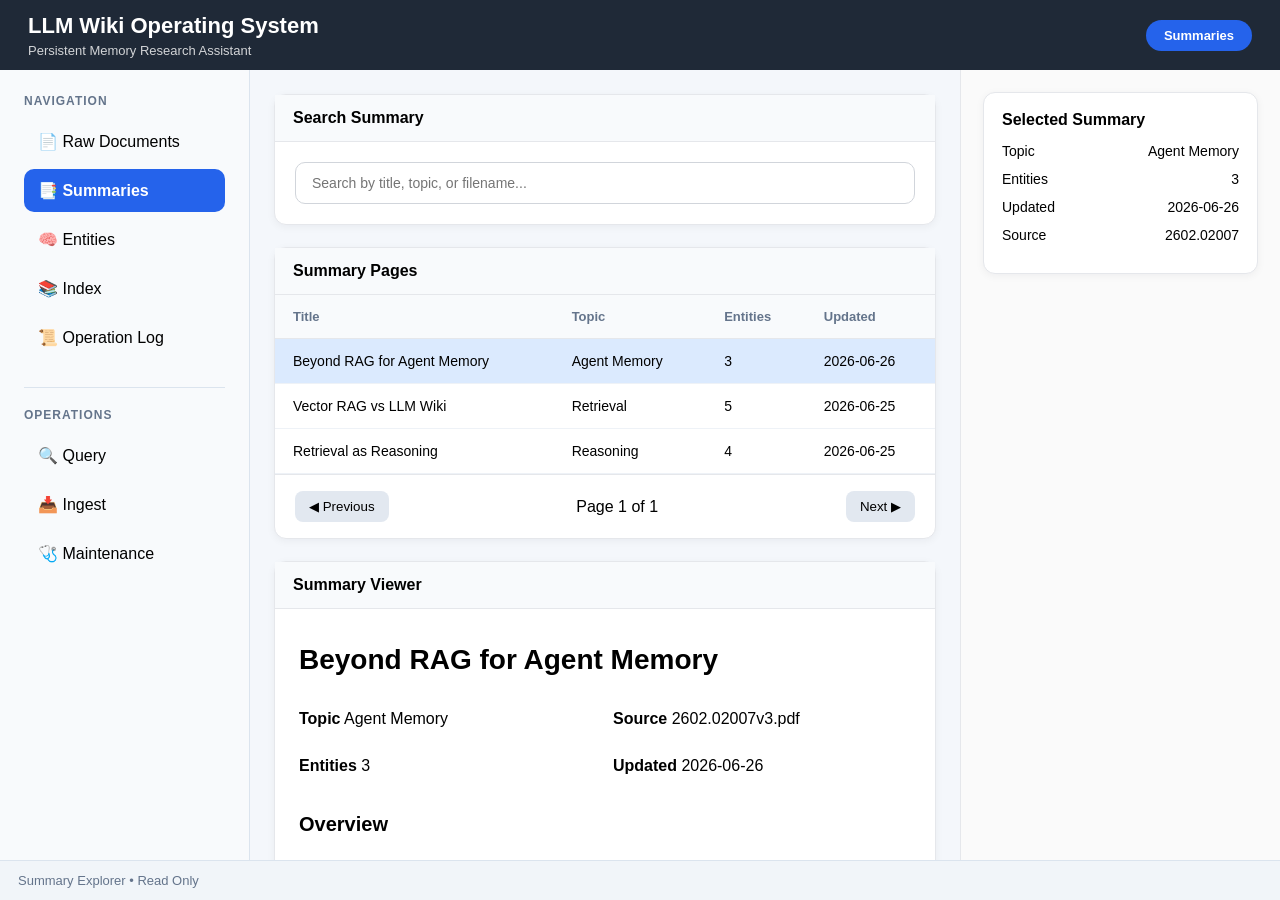
<file: mockup/summaries/index.html>
<!DOCTYPE html>
<html lang="en">

<head>

<meta charset="UTF-8">

<title>LLM Wiki Operating System</title>

<link rel="stylesheet" href="style.css">

</head>

<body>

<div class="container">

<!-- ===================================================== -->

<header class="header">

<div>

<div class="logo">

LLM Wiki Operating System

</div>

<div class="subtitle">

Persistent Memory Research Assistant

</div>

</div>

<div class="header-status">

Summaries

</div>

</header>

<!-- ===================================================== -->

<main class="main">

<!-- ================= Sidebar ================= -->

<aside class="sidebar">

<div class="section-title">

Navigation

</div>

<ul class="menu">

<li>📄 Raw Documents</li>

<li class="active">📑 Summaries</li>

<li>🧠 Entities</li>

<li>📚 Index</li>

<li>📜 Operation Log</li>

</ul>

<div class="divider"></div>

<div class="section-title">

Operations

</div>

<ul class="menu">

<li>🔍 Query</li>

<li>📥 Ingest</li>

<li>🩺 Maintenance</li>

</ul>

</aside>

<!-- ================= Workspace ================= -->

<section class="workspace">

<!-- Search -->

<div class="card">

<div class="card-title">

Search Summary

</div>

<div class="search-area">

<input
type="text"
placeholder="Search by title, topic, or filename..."
>

</div>

</div>

<!-- Summary Table -->

<div class="card">

<div class="card-title">

Summary Pages

</div>

<div class="table-container">

<table>

<thead>

<tr>

<th>Title</th>

<th>Topic</th>

<th>Entities</th>

<th>Updated</th>

</tr>

</thead>

<tbody>

<tr class="selected">

<td>Beyond RAG for Agent Memory</td>

<td>Agent Memory</td>

<td>3</td>

<td>2026-06-26</td>

</tr>

<tr>

<td>Vector RAG vs LLM Wiki</td>

<td>Retrieval</td>

<td>5</td>

<td>2026-06-25</td>

</tr>

<tr>

<td>Retrieval as Reasoning</td>

<td>Reasoning</td>

<td>4</td>

<td>2026-06-25</td>

</tr>

</tbody>

</table>

</div>

<div class="pagination">

<button>◀ Previous</button>

<span>

Page 1 of 1

</span>

<button>Next ▶</button>

</div>

</div>

<!-- Summary Viewer -->

<div class="card viewer-card">

<div class="card-title">

Summary Viewer

</div>

<div class="viewer">

<h1>

Beyond RAG for Agent Memory

</h1>

<div class="meta-grid">

<div>

<strong>Topic</strong>

Agent Memory

</div>

<div>

<strong>Source</strong>

2602.02007v3.pdf

</div>

<div>

<strong>Entities</strong>

3

</div>

<div>

<strong>Updated</strong>

2026-06-26

</div>

</div>

<h2>

Overview

</h2>

<p>

This paper introduces xMemory, a retrieval architecture designed to improve long-term memory retrieval for autonomous AI agents by separating retrieval from evidence aggregation.

</p>

<h2>

Key Contributions

</h2>

<ul>

<li>Introduces xMemory framework.</li>

<li>Improves evidence coverage.</li>

<li>Reduces redundant retrieval.</li>

<li>Supports long-term agent memory.</li>

</ul>

<h2>

Related Entities

</h2>

<ul>

<li>[[xMemory]]</li>

<li>[[Agent_Memory]]</li>

<li>[[Vector_RAG]]</li>

</ul>

<h2>

References

</h2>

<ul>

<li>raw/2602.02007v3.pdf</li>

</ul>

</div>

</div>

</section>

<!-- ================= Inspector ================= -->

<aside class="inspector">

<div class="panel">

<h3>

Selected Summary

</h3>

<div class="row">

<span>Topic</span>

<span>Agent Memory</span>

</div>

<div class="row">

<span>Entities</span>

<span>3</span>

</div>

<div class="row">

<span>Updated</span>

<span>2026-06-26</span>

</div>

<div class="row">

<span>Source</span>

<span>2602.02007</span>

</div>

</div>

</aside>

</main>

<!-- ===================================================== -->

<footer class="footer">

Summary Explorer • Read Only

</footer>

</div>

</body>

</html>
</file>
<file: mockup/entities/style.css>
*{
    margin:0;
    padding:0;
    box-sizing:border-box;
    font-family:"Segoe UI",sans-serif;
}

html,
body{

    width:100%;
    height:100%;

    overflow:hidden;

    background:#eef2f7;
}

/* ================================================= */

.container{

    width:100vw;
    height:100vh;

    display:flex;
    flex-direction:column;
}

/* ================================================= */

.header{

    height:70px;

    flex-shrink:0;

    display:flex;

    justify-content:space-between;

    align-items:center;

    padding:0 28px;

    background:#1f2937;

    color:white;
}

.logo{

    font-size:22px;

    font-weight:700;
}

.subtitle{

    margin-top:4px;

    font-size:13px;

    opacity:.8;
}

.header-status{

    background:#2563eb;

    padding:8px 18px;

    border-radius:999px;

    font-size:13px;

    font-weight:600;
}

/* ================================================= */

.main{

    flex:1;

    display:flex;

    min-height:0;
}

/* ================================================= */

.sidebar{

    width:250px;

    flex-shrink:0;

    background:#f8fafc;

    border-right:1px solid #dbe4ee;

    padding:24px;

    overflow-y:auto;
}

.section-title{

    font-size:12px;

    color:#64748b;

    text-transform:uppercase;

    letter-spacing:1px;

    font-weight:700;

    margin-bottom:12px;
}

.menu{

    list-style:none;

    margin-bottom:28px;
}

.menu li{

    padding:12px 14px;

    border-radius:10px;

    cursor:pointer;

    margin-bottom:6px;

    transition:.2s;
}

.menu li:hover{

    background:#e2e8f0;
}

.menu li.active{

    background:#2563eb;

    color:white;

    font-weight:600;
}

.divider{

    height:1px;

    background:#dbe4ee;

    margin:20px 0;
}

/* ================================================= */

.workspace{

    flex:1;

    min-width:0;

    overflow-y:auto;

    padding:24px;

    background:#f4f7fb;

    display:flex;

    flex-direction:column;

    gap:22px;
}

/* ================================================= */

.card{

    background:white;

    border:1px solid #e5e7eb;

    border-radius:12px;

    box-shadow:0 2px 8px rgba(15,23,42,.05);

    flex-shrink:0;
}

.card-title{

    padding:14px 18px;

    border-bottom:1px solid #e5e7eb;

    background:#f8fafc;

    font-size:16px;

    font-weight:700;
}

/* ================================================= */

.search-area{

    padding:20px;
}

.search-area input{

    width:100%;

    padding:12px 16px;

    border:1px solid #d1d5db;

    border-radius:10px;

    font-size:14px;

    outline:none;
}

.search-area input:focus{

    border-color:#2563eb;
}

/* ================================================= */

.table-container{

    max-height:260px;

    overflow-y:auto;
}

table{

    width:100%;

    border-collapse:collapse;
}

thead{

    position:sticky;

    top:0;

    background:#f8fafc;

    z-index:1;
}

th{

    text-align:left;

    padding:14px 18px;

    font-size:13px;

    color:#64748b;

    border-bottom:1px solid #e5e7eb;
}

td{

    padding:14px 18px;

    border-bottom:1px solid #eef2f7;

    font-size:14px;
}

tbody tr{

    cursor:pointer;

    transition:.15s;
}

tbody tr:hover{

    background:#f8fafc;
}

tbody tr.selected{

    background:#dbeafe;
}

/* ================================================= */

.pagination{

    display:flex;

    justify-content:space-between;

    align-items:center;

    padding:16px 20px;

    border-top:1px solid #e5e7eb;
}

.pagination button{

    border:none;

    background:#e2e8f0;

    border-radius:8px;

    padding:8px 14px;

    cursor:pointer;
}

.pagination button:hover{

    background:#cbd5e1;
}

/* ================================================= */

.viewer-card{

    min-height:380px;
}

.viewer{

    height:340px;

    overflow-y:auto;

    padding:24px;

    line-height:1.8;
}

.viewer h2{

    margin-bottom:18px;
}

.viewer h3{

    margin-top:20px;

    margin-bottom:10px;
}

.viewer ul{

    margin-left:20px;
}

.meta-grid{

    display:grid;

    grid-template-columns:repeat(2,1fr);

    gap:14px;

    margin-bottom:24px;
}

/* ================================================= */

.graph-card{

    min-height:340px;
}

.graph-placeholder{

    height:300px;

    padding:24px;
}

.graph-box{

    width:100%;

    height:100%;

    border:2px dashed #cbd5e1;

    border-radius:10px;

    display:flex;

    justify-content:center;

    align-items:center;

    flex-direction:column;

    color:#64748b;

    font-size:18px;
}

/* ================================================= */

.inspector{

    width:320px;

    flex-shrink:0;

    overflow-y:auto;

    background:#fafafa;

    border-left:1px solid #e5e7eb;

    padding:22px;
}

.panel{

    background:white;

    border:1px solid #e5e7eb;

    border-radius:12px;

    padding:18px;

    margin-bottom:18px;

    box-shadow:0 2px 8px rgba(15,23,42,.05);
}

.panel h3{

    margin-bottom:14px;
}

.row{

    display:flex;

    justify-content:space-between;

    margin:12px 0;

    font-size:14px;
}

/* ================================================= */

.footer{

    height:40px;

    flex-shrink:0;

    display:flex;

    align-items:center;

    padding:0 18px;

    background:#f1f5f9;

    border-top:1px solid #dbe4ee;

    color:#64748b;

    font-size:13px;
}

/* ================================================= */
/* Scrollbar */

.workspace::-webkit-scrollbar,
.sidebar::-webkit-scrollbar,
.inspector::-webkit-scrollbar,
.table-container::-webkit-scrollbar,
.viewer::-webkit-scrollbar{

    width:9px;
}

.workspace::-webkit-scrollbar-thumb,
.sidebar::-webkit-scrollbar-thumb,
.inspector::-webkit-scrollbar-thumb,
.table-container::-webkit-scrollbar-thumb,
.viewer::-webkit-scrollbar-thumb{

    background:#cbd5e1;

    border-radius:999px;
}

.workspace::-webkit-scrollbar-thumb:hover,
.sidebar::-webkit-scrollbar-thumb:hover,
.inspector::-webkit-scrollbar-thumb:hover,
.table-container::-webkit-scrollbar-thumb:hover,
.viewer::-webkit-scrollbar-thumb:hover{

    background:#94a3b8;
}
</file>
<file: mockup/index/style.css>
*{
    margin:0;
    padding:0;
    box-sizing:border-box;
    font-family:"Segoe UI",sans-serif;
}

html,
body{

    width:100%;
    height:100%;

    overflow:hidden;

    background:#eef2f7;
}

/* ================================================= */

.container{

    width:100vw;
    height:100vh;

    display:flex;
    flex-direction:column;
}

/* ================================================= */

.header{

    height:70px;

    flex-shrink:0;

    display:flex;

    justify-content:space-between;

    align-items:center;

    padding:0 28px;

    background:#1f2937;

    color:white;
}

.logo{

    font-size:22px;

    font-weight:700;
}

.subtitle{

    margin-top:4px;

    font-size:13px;

    opacity:.8;
}

.header-status{

    background:#2563eb;

    padding:8px 18px;

    border-radius:999px;

    font-size:13px;

    font-weight:600;
}

/* ================================================= */

.main{

    flex:1;

    display:flex;

    min-height:0;
}

/* ================================================= */

.sidebar{

    width:250px;

    flex-shrink:0;

    background:#f8fafc;

    border-right:1px solid #dbe4ee;

    padding:24px;

    overflow-y:auto;
}

.section-title{

    font-size:12px;

    color:#64748b;

    text-transform:uppercase;

    letter-spacing:1px;

    font-weight:700;

    margin-bottom:12px;
}

.menu{

    list-style:none;

    margin-bottom:28px;
}

.menu li{

    padding:12px 14px;

    border-radius:10px;

    cursor:pointer;

    margin-bottom:6px;

    transition:.2s;
}

.menu li:hover{

    background:#e2e8f0;
}

.menu li.active{

    background:#2563eb;

    color:white;

    font-weight:600;
}

.divider{

    height:1px;

    background:#dbe4ee;

    margin:20px 0;
}

/* ================================================= */

.workspace{

    flex:1;

    min-width:0;

    overflow-y:auto;

    padding:24px;

    display:flex;

    flex-direction:column;

    gap:22px;

    background:#f4f7fb;
}

/* ================================================= */

.card{

    background:white;

    border:1px solid #e5e7eb;

    border-radius:12px;

    box-shadow:0 2px 8px rgba(15,23,42,.05);

    flex-shrink:0;
}

.card-title{

    padding:14px 18px;

    border-bottom:1px solid #e5e7eb;

    background:#f8fafc;

    font-size:16px;

    font-weight:700;
}

/* ================================================= */

.search-area{

    padding:20px;
}

.search-area input{

    width:100%;

    padding:12px 16px;

    border:1px solid #d1d5db;

    border-radius:10px;

    font-size:14px;

    outline:none;
}

.search-area input:focus{

    border-color:#2563eb;
}

/* ================================================= */

.table-container{

    max-height:260px;

    overflow-y:auto;
}

table{

    width:100%;

    border-collapse:collapse;
}

thead{

    position:sticky;

    top:0;

    background:#f8fafc;

    z-index:1;
}

th{

    text-align:left;

    padding:14px 18px;

    border-bottom:1px solid #e5e7eb;

    color:#64748b;

    font-size:13px;
}

td{

    padding:14px 18px;

    border-bottom:1px solid #eef2f7;

    font-size:14px;
}

tbody tr{

    cursor:pointer;

    transition:.15s;
}

tbody tr:hover{

    background:#f8fafc;
}

tbody tr.selected{

    background:#dbeafe;
}

/* ================================================= */

.pagination{

    display:flex;

    justify-content:space-between;

    align-items:center;

    padding:16px 20px;

    border-top:1px solid #e5e7eb;
}

.pagination button{

    border:none;

    background:#e2e8f0;

    border-radius:8px;

    padding:8px 14px;

    cursor:pointer;
}

.pagination button:hover{

    background:#cbd5e1;
}

/* ================================================= */

.viewer-card{

    min-height:460px;
}

.viewer{

    height:420px;

    overflow-y:auto;

    padding:24px;

    line-height:1.8;
}

.viewer h2{

    margin-bottom:18px;
}

.viewer h3{

    margin-top:22px;

    margin-bottom:10px;
}

.viewer ul{

    margin-left:22px;
}

.meta-grid{

    display:grid;

    grid-template-columns:repeat(2,1fr);

    gap:16px;

    margin-bottom:24px;
}

/* ================================================= */

.inspector{

    width:320px;

    flex-shrink:0;

    overflow-y:auto;

    background:#fafafa;

    border-left:1px solid #e5e7eb;

    padding:22px;
}

.panel{

    background:white;

    border:1px solid #e5e7eb;

    border-radius:12px;

    padding:18px;

    box-shadow:0 2px 8px rgba(15,23,42,.05);
}

.panel h3{

    margin-bottom:14px;

    font-size:16px;
}

.row{

    display:flex;

    justify-content:space-between;

    margin:12px 0;

    font-size:14px;
}

/* ================================================= */

.footer{

    height:40px;

    flex-shrink:0;

    display:flex;

    align-items:center;

    padding:0 18px;

    background:#f1f5f9;

    border-top:1px solid #dbe4ee;

    color:#64748b;

    font-size:13px;
}

/* ================================================= */
/* Scrollbar */

.workspace::-webkit-scrollbar,
.sidebar::-webkit-scrollbar,
.inspector::-webkit-scrollbar,
.table-container::-webkit-scrollbar,
.viewer::-webkit-scrollbar{

    width:9px;
}

.workspace::-webkit-scrollbar-thumb,
.sidebar::-webkit-scrollbar-thumb,
.inspector::-webkit-scrollbar-thumb,
.table-container::-webkit-scrollbar-thumb,
.viewer::-webkit-scrollbar-thumb{

    background:#cbd5e1;

    border-radius:999px;
}

.workspace::-webkit-scrollbar-thumb:hover,
.sidebar::-webkit-scrollbar-thumb:hover,
.inspector::-webkit-scrollbar-thumb:hover,
.table-container::-webkit-scrollbar-thumb:hover,
.viewer::-webkit-scrollbar-thumb:hover{

    background:#94a3b8;
}
</file>
<file: mockup/ingest workspace/style.css>
*{
    margin:0;
    padding:0;
    box-sizing:border-box;
    font-family:"Segoe UI",sans-serif;
}

html,
body{

    width:100%;
    height:100%;

    overflow:hidden;

    background:#eef2f7;
}

/* ================================================= */

.container{

    width:100vw;
    height:100vh;

    display:flex;
    flex-direction:column;
}

/* ================================================= */

.header{

    height:70px;

    flex-shrink:0;

    display:flex;

    justify-content:space-between;

    align-items:center;

    padding:0 28px;

    background:#1f2937;

    color:white;
}

.logo{

    font-size:22px;

    font-weight:700;
}

.subtitle{

    margin-top:4px;

    font-size:13px;

    opacity:.8;
}

.header-status{

    background:#2563eb;

    padding:8px 18px;

    border-radius:999px;

    font-size:13px;

    font-weight:600;
}

/* ================================================= */

.main{

    flex:1;

    display:flex;

    min-height:0;
}

/* ================================================= */

.sidebar{

    width:250px;

    flex-shrink:0;

    background:#f8fafc;

    border-right:1px solid #dbe4ee;

    padding:24px;

    overflow-y:auto;
}

.section-title{

    font-size:12px;

    color:#64748b;

    text-transform:uppercase;

    letter-spacing:1px;

    font-weight:700;

    margin-bottom:12px;
}

.menu{

    list-style:none;

    margin-bottom:28px;
}

.menu li{

    padding:12px 14px;

    border-radius:10px;

    cursor:pointer;

    margin-bottom:6px;

    transition:.2s;
}

.menu li:hover{

    background:#e2e8f0;
}

.menu li.active{

    background:#2563eb;

    color:white;

    font-weight:600;
}

.divider{

    height:1px;

    background:#dbe4ee;

    margin:20px 0;
}

/* ================================================= */

.workspace{

    flex:1;

    min-width:0;

    overflow-y:auto;

    padding:24px;

    background:#f4f7fb;

    display:flex;

    flex-direction:column;

    gap:22px;
}

/* ================================================= */

.card{

    background:white;

    border:1px solid #e5e7eb;

    border-radius:12px;

    box-shadow:0 2px 8px rgba(15,23,42,.05);

    flex-shrink:0;
}

.card-title{

    padding:14px 18px;

    font-size:16px;

    font-weight:700;

    border-bottom:1px solid #e5e7eb;

    background:#f8fafc;
}

/* ================================================= */

.mode{

    display:flex;

    gap:42px;

    padding:22px;
}

.mode label{

    display:flex;

    align-items:center;

    gap:10px;
}

/* ================================================= */

.document{

    display:grid;

    grid-template-columns:repeat(2,1fr);

    gap:22px;

    padding:22px;
}

.document div{

    display:flex;

    flex-direction:column;

    gap:6px;
}

.label{

    font-size:12px;

    color:#64748b;

    text-transform:uppercase;

    font-weight:700;
}

/* ================================================= */

.actions{

    display:flex;

    gap:14px;

    padding:0 22px 22px;
}

button{

    border:none;

    border-radius:10px;

    padding:12px 18px;

    background:#e2e8f0;

    cursor:pointer;

    transition:.2s;
}

button:hover{

    background:#cbd5e1;
}

button.primary{

    background:#2563eb;

    color:white;
}

button.primary:hover{

    background:#1d4ed8;
}

/* ================================================= */

.split-layout{

    display:grid;

    grid-template-columns:1fr 1fr;

    gap:22px;
}

/* ================================================= */

.queue{

    height:340px;

    overflow-y:auto;

    padding:18px;
}

.queue-item{

    display:flex;

    justify-content:space-between;

    align-items:center;

    padding:14px 16px;

    border:1px solid #e5e7eb;

    border-radius:10px;

    margin-bottom:10px;

    background:#fafafa;
}

/* ================================================= */

.timeline{

    padding:22px;

    min-height:340px;
}

.step{

    position:relative;

    padding-left:34px;

    padding-bottom:22px;

    color:#64748b;
}

.step:last-child{

    padding-bottom:0;
}

.step::before{

    content:"";

    position:absolute;

    left:10px;

    top:0;

    width:12px;

    height:12px;

    border-radius:50%;

    background:#cbd5e1;
}

.step::after{

    content:"";

    position:absolute;

    left:15px;

    top:12px;

    width:2px;

    height:100%;

    background:#dbe4ee;
}

.step:last-child::after{

    display:none;
}

.step.done{

    color:#16a34a;

    font-weight:600;
}

.step.done::before{

    background:#16a34a;
}

.step.running{

    color:#2563eb;

    font-weight:700;
}

.step.running::before{

    background:#2563eb;
}

/* ================================================= */

.log-card{

    min-height:380px;
}

.execution-log{

    height:340px;

    overflow-y:auto;

    padding:20px;
}

.execution-log pre{

    font-family:Consolas,monospace;

    line-height:1.8;

    color:#334155;
}

/* ================================================= */

.inspector{

    width:320px;

    flex-shrink:0;

    overflow-y:auto;

    background:#fafafa;

    border-left:1px solid #e5e7eb;

    padding:22px;
}

.panel{

    background:white;

    border:1px solid #e5e7eb;

    border-radius:12px;

    padding:18px;

    margin-bottom:18px;

    box-shadow:0 2px 8px rgba(15,23,42,.05);
}

.panel h3{

    margin-bottom:14px;

    font-size:16px;
}

.row{

    display:flex;

    justify-content:space-between;

    margin:12px 0;

    font-size:14px;
}

/* ================================================= */

.progress{

    width:100%;

    height:10px;

    border-radius:999px;

    overflow:hidden;

    background:#dbe4ee;

    margin:18px 0;
}

.progress-bar{

    width:68%;

    height:100%;

    background:#2563eb;
}

.progress-label{

    text-align:right;

    color:#64748b;

    font-size:13px;
}

/* ================================================= */

.ready{

    color:#16a34a;

    font-weight:600;
}

.done{

    color:#16a34a;

    font-weight:600;
}

.running{

    color:#2563eb;

    font-weight:700;
}

.waiting{

    color:#ca8a04;

    font-weight:600;
}

/* ================================================= */

.footer{

    height:40px;

    flex-shrink:0;

    display:flex;

    align-items:center;

    padding:0 18px;

    background:#f1f5f9;

    border-top:1px solid #dbe4ee;

    color:#64748b;

    font-size:13px;
}

/* ================================================= */
/* Scrollbar */

.workspace::-webkit-scrollbar,
.sidebar::-webkit-scrollbar,
.inspector::-webkit-scrollbar,
.queue::-webkit-scrollbar,
.execution-log::-webkit-scrollbar{

    width:9px;
}

.workspace::-webkit-scrollbar-thumb,
.sidebar::-webkit-scrollbar-thumb,
.inspector::-webkit-scrollbar-thumb,
.queue::-webkit-scrollbar-thumb,
.execution-log::-webkit-scrollbar-thumb{

    background:#cbd5e1;

    border-radius:999px;
}

.workspace::-webkit-scrollbar-thumb:hover,
.sidebar::-webkit-scrollbar-thumb:hover,
.inspector::-webkit-scrollbar-thumb:hover,
.queue::-webkit-scrollbar-thumb:hover,
.execution-log::-webkit-scrollbar-thumb:hover{

    background:#94a3b8;
}
</file>
<file: mockup/layout main/style.css>
*{
    margin:0;
    padding:0;
    box-sizing:border-box;
    font-family:"Segoe UI",sans-serif;
}

html,
body{

    width:100%;
    height:100%;
}

body{

    background:#eef2f7;

    overflow:hidden;
}

/* ===================== */

.container{

    width:100vw;
    height:100vh;

    display:flex;
    flex-direction:column;
}

/* ===================== */

.header{

    height:70px;

    background:#1f2937;

    color:white;

    display:flex;

    justify-content:space-between;

    align-items:center;

    padding:0 30px;

    flex-shrink:0;
}

.logo{

    font-size:22px;

    font-weight:700;
}

.subtitle{

    font-size:13px;

    opacity:.8;
}

.header-status{

    font-size:14px;
}

/* ===================== */

.main{

    flex:1;

    display:flex;

    min-height:0;
}

/* ===================== */

.sidebar{

    width:260px;

    background:#f8fafc;

    border-right:1px solid #e5e7eb;

    padding:24px;

    overflow-y:auto;

    flex-shrink:0;
}

.section-title{

    font-size:12px;

    color:#64748b;

    text-transform:uppercase;

    letter-spacing:1px;

    font-weight:700;

    margin-bottom:12px;
}

.menu{

    list-style:none;

    margin-bottom:28px;
}

.menu li{

    padding:11px 14px;

    border-radius:10px;

    margin-bottom:6px;

    cursor:pointer;

    transition:.2s;
}

.menu li:hover{

    background:#e2e8f0;
}

.menu li.active{

    background:#2563eb;

    color:white;
}

.divider{

    height:1px;

    background:#dbe4ee;

    margin:18px 0;
}

/* ===================== */

.workspace{

    flex:1;

    overflow-y:auto;

    padding:24px;

    background:white;
}

.workspace-card{

    min-height:100%;

    border:2px dashed #d1d5db;

    border-radius:14px;

    display:flex;

    justify-content:center;

    align-items:center;

    color:#94a3b8;

    font-size:24px;
}

/* ===================== */

.inspector{

    width:320px;

    background:#fafafa;

    border-left:1px solid #e5e7eb;

    padding:22px;

    overflow-y:auto;

    flex-shrink:0;
}

.panel{

    background:white;

    border-radius:12px;

    padding:18px;

    margin-bottom:18px;

    box-shadow:0 2px 8px rgba(0,0,0,.05);
}

.panel h3{

    margin-bottom:12px;

    font-size:16px;
}

.row{

    display:flex;

    justify-content:space-between;

    margin:10px 0;

    font-size:14px;
}

/* ===================== */

.footer{

    height:42px;

    background:#f1f5f9;

    border-top:1px solid #dbe4ee;

    display:flex;

    align-items:center;

    padding:0 18px;

    color:#64748b;

    font-size:13px;

    flex-shrink:0;
}
</file>
<file: mockup/maintenance/style.css>
*{
    margin:0;
    padding:0;
    box-sizing:border-box;
    font-family:"Segoe UI",sans-serif;
}

html,
body{

    width:100%;
    height:100%;

    overflow:hidden;

    background:#eef2f7;
}

/* ================================================= */

.container{

    width:100vw;
    height:100vh;

    display:flex;
    flex-direction:column;
}

/* ================================================= */

.header{

    height:70px;

    flex-shrink:0;

    display:flex;

    justify-content:space-between;

    align-items:center;

    padding:0 28px;

    background:#1f2937;

    color:white;
}

.logo{

    font-size:22px;

    font-weight:700;
}

.subtitle{

    margin-top:4px;

    font-size:13px;

    opacity:.8;
}

.header-status{

    background:#2563eb;

    padding:8px 18px;

    border-radius:999px;

    font-size:13px;

    font-weight:600;
}

/* ================================================= */

.main{

    flex:1;

    display:flex;

    min-height:0;
}

/* ================================================= */

.sidebar{

    width:250px;

    flex-shrink:0;

    background:#f8fafc;

    border-right:1px solid #dbe4ee;

    padding:24px;

    overflow-y:auto;
}

.section-title{

    font-size:12px;

    color:#64748b;

    text-transform:uppercase;

    letter-spacing:1px;

    font-weight:700;

    margin-bottom:12px;
}

.menu{

    list-style:none;

    margin-bottom:28px;
}

.menu li{

    padding:12px 14px;

    border-radius:10px;

    cursor:pointer;

    margin-bottom:6px;

    transition:.2s;
}

.menu li:hover{

    background:#e2e8f0;
}

.menu li.active{

    background:#2563eb;

    color:white;

    font-weight:600;
}

.divider{

    height:1px;

    background:#dbe4ee;

    margin:20px 0;
}

/* ================================================= */

.workspace{

    flex:1;

    min-width:0;

    overflow-y:auto;

    padding:24px;

    display:flex;

    flex-direction:column;

    gap:22px;

    background:#f4f7fb;
}

/* ================================================= */

.card{

    background:white;

    border:1px solid #e5e7eb;

    border-radius:12px;

    box-shadow:0 2px 8px rgba(15,23,42,.05);

    flex-shrink:0;
}

.card-title{

    padding:14px 18px;

    border-bottom:1px solid #e5e7eb;

    background:#f8fafc;

    font-size:16px;

    font-weight:700;
}

/* ================================================= */
/* Health */

.health-overview{

    padding:26px;

    display:flex;

    flex-direction:column;

    gap:14px;
}

.health-status{

    font-size:34px;

    font-weight:700;
}

.health-text{

    color:#475569;

    line-height:1.8;
}

/* ================================================= */
/* Validation */

.validation-grid{

    padding:22px;

    display:grid;

    grid-template-columns:repeat(auto-fit,minmax(180px,1fr));

    gap:16px;
}

.validation{

    padding:18px;

    border-radius:10px;

    text-align:center;

    font-weight:600;

    border:1px solid #dbe4ee;
}

.validation.passed{

    background:#ecfdf5;

    color:#15803d;
}

.validation.warning{

    background:#fefce8;

    color:#a16207;
}

/* ================================================= */
/* Issues */

.issue-card{

    min-height:340px;
}

.issues{

    height:300px;

    overflow-y:auto;

    padding:18px;
}

.issue{

    border-left:4px solid #f59e0b;

    background:#fafafa;

    border-radius:8px;

    padding:16px;

    margin-bottom:14px;

    transition:.2s;

    cursor:pointer;
}

.issue:hover{

    background:#f3f4f6;
}

.issue-title{

    font-weight:700;

    margin-bottom:8px;
}

/* ================================================= */
/* Recommendation */

.recommendation-card{

    min-height:200px;
}

.recommendations{

    padding:18px;

    display:flex;

    flex-direction:column;

    gap:12px;
}

.recommendation{

    padding:16px;

    border-radius:8px;

    background:#eff6ff;

    border-left:4px solid #2563eb;
}

/* ================================================= */

.inspector{

    width:320px;

    flex-shrink:0;

    overflow-y:auto;

    background:#fafafa;

    border-left:1px solid #dbe4ee;

    padding:22px;
}

.panel{

    background:white;

    border:1px solid #e5e7eb;

    border-radius:12px;

    padding:18px;

    margin-bottom:18px;

    box-shadow:0 2px 8px rgba(15,23,42,.05);
}

.panel h3{

    margin-bottom:14px;

    font-size:16px;
}

.row{

    display:flex;

    justify-content:space-between;

    margin:12px 0;

    font-size:14px;
}

/* ================================================= */

.success-text{

    color:#15803d;

    font-weight:700;
}

.warning-text{

    color:#a16207;

    font-weight:700;
}

/* ================================================= */

.footer{

    height:40px;

    flex-shrink:0;

    display:flex;

    align-items:center;

    padding:0 18px;

    background:#f1f5f9;

    border-top:1px solid #dbe4ee;

    color:#64748b;

    font-size:13px;
}

/* ================================================= */
/* Scrollbar */

.workspace::-webkit-scrollbar,
.sidebar::-webkit-scrollbar,
.inspector::-webkit-scrollbar,
.issues::-webkit-scrollbar{

    width:9px;
}

.workspace::-webkit-scrollbar-thumb,
.sidebar::-webkit-scrollbar-thumb,
.inspector::-webkit-scrollbar-thumb,
.issues::-webkit-scrollbar-thumb{

    background:#cbd5e1;

    border-radius:999px;
}

.workspace::-webkit-scrollbar-thumb:hover,
.sidebar::-webkit-scrollbar-thumb:hover,
.inspector::-webkit-scrollbar-thumb:hover,
.issues::-webkit-scrollbar-thumb:hover{

    background:#94a3b8;
}
</file>
<file: mockup/operation_log/style.css>
*{
    margin:0;
    padding:0;
    box-sizing:border-box;
    font-family:"Segoe UI",sans-serif;
}

html,
body{

    width:100%;
    height:100%;

    overflow:hidden;

    background:#eef2f7;
}

/* ================================================= */

.container{

    width:100vw;
    height:100vh;

    display:flex;
    flex-direction:column;
}

/* ================================================= */

.header{

    height:70px;

    flex-shrink:0;

    display:flex;

    justify-content:space-between;

    align-items:center;

    padding:0 28px;

    background:#1f2937;

    color:white;
}

.logo{

    font-size:22px;

    font-weight:700;
}

.subtitle{

    margin-top:4px;

    font-size:13px;

    opacity:.8;
}

.header-status{

    background:#2563eb;

    padding:8px 18px;

    border-radius:999px;

    font-size:13px;

    font-weight:600;
}

/* ================================================= */

.main{

    flex:1;

    display:flex;

    min-height:0;
}

/* ================================================= */

.sidebar{

    width:250px;

    flex-shrink:0;

    background:#f8fafc;

    border-right:1px solid #dbe4ee;

    padding:24px;

    overflow-y:auto;
}

.section-title{

    font-size:12px;

    color:#64748b;

    text-transform:uppercase;

    letter-spacing:1px;

    font-weight:700;

    margin-bottom:12px;
}

.menu{

    list-style:none;

    margin-bottom:28px;
}

.menu li{

    padding:12px 14px;

    border-radius:10px;

    cursor:pointer;

    margin-bottom:6px;

    transition:.2s;
}

.menu li:hover{

    background:#e2e8f0;
}

.menu li.active{

    background:#2563eb;

    color:white;

    font-weight:600;
}

.divider{

    height:1px;

    background:#dbe4ee;

    margin:20px 0;
}

/* ================================================= */

.workspace{

    flex:1;

    min-width:0;

    overflow-y:auto;

    padding:24px;

    display:flex;

    flex-direction:column;

    gap:22px;

    background:#f4f7fb;
}

/* ================================================= */

.card{

    background:white;

    border:1px solid #e5e7eb;

    border-radius:12px;

    box-shadow:0 2px 8px rgba(15,23,42,.05);

    flex-shrink:0;
}

.card-title{

    padding:14px 18px;

    border-bottom:1px solid #e5e7eb;

    background:#f8fafc;

    font-size:16px;

    font-weight:700;
}

/* ================================================= */

.search-area{

    padding:20px;
}

.search-area input{

    width:100%;

    padding:12px 16px;

    border:1px solid #d1d5db;

    border-radius:10px;

    font-size:14px;

    outline:none;
}

.search-area input:focus{

    border-color:#2563eb;
}

/* ================================================= */

.table-container{

    max-height:260px;

    overflow-y:auto;
}

table{

    width:100%;

    border-collapse:collapse;
}

thead{

    position:sticky;

    top:0;

    background:#f8fafc;

    z-index:1;
}

th{

    text-align:left;

    padding:14px 18px;

    border-bottom:1px solid #e5e7eb;

    color:#64748b;

    font-size:13px;
}

td{

    padding:14px 18px;

    border-bottom:1px solid #eef2f7;

    font-size:14px;
}

tbody tr{

    cursor:pointer;

    transition:.15s;
}

tbody tr:hover{

    background:#f8fafc;
}

tbody tr.selected{

    background:#dbeafe;
}

/* ================================================= */

.pagination{

    display:flex;

    justify-content:space-between;

    align-items:center;

    padding:16px 20px;

    border-top:1px solid #e5e7eb;
}

.pagination button{

    border:none;

    background:#e2e8f0;

    border-radius:8px;

    padding:8px 14px;

    cursor:pointer;
}

.pagination button:hover{

    background:#cbd5e1;
}

/* ================================================= */

.viewer-card{

    min-height:560px;
}

.viewer{

    height:520px;

    overflow-y:auto;

    padding:24px;

    line-height:1.8;
}

.viewer h2{

    margin-bottom:18px;
}

.viewer h3{

    margin-top:22px;

    margin-bottom:10px;
}

.viewer ul{

    margin-left:22px;
}

.meta-grid{

    display:grid;

    grid-template-columns:repeat(2,1fr);

    gap:16px;

    margin-bottom:24px;
}

/* ================================================= */

.inspector{

    width:320px;

    flex-shrink:0;

    overflow-y:auto;

    background:#fafafa;

    border-left:1px solid #e5e7eb;

    padding:22px;
}

.panel{

    background:white;

    border:1px solid #e5e7eb;

    border-radius:12px;

    padding:18px;

    box-shadow:0 2px 8px rgba(15,23,42,.05);
}

.panel h3{

    margin-bottom:14px;

    font-size:16px;
}

.row{

    display:flex;

    justify-content:space-between;

    margin:12px 0;

    font-size:14px;
}

/* ================================================= */

.footer{

    height:40px;

    flex-shrink:0;

    display:flex;

    align-items:center;

    padding:0 18px;

    background:#f1f5f9;

    border-top:1px solid #dbe4ee;

    color:#64748b;

    font-size:13px;
}

/* ================================================= */
/* Scrollbar */

.workspace::-webkit-scrollbar,
.sidebar::-webkit-scrollbar,
.inspector::-webkit-scrollbar,
.table-container::-webkit-scrollbar,
.viewer::-webkit-scrollbar{

    width:9px;
}

.workspace::-webkit-scrollbar-thumb,
.sidebar::-webkit-scrollbar-thumb,
.inspector::-webkit-scrollbar-thumb,
.table-container::-webkit-scrollbar-thumb,
.viewer::-webkit-scrollbar-thumb{

    background:#cbd5e1;

    border-radius:999px;
}

.workspace::-webkit-scrollbar-thumb:hover,
.sidebar::-webkit-scrollbar-thumb:hover,
.inspector::-webkit-scrollbar-thumb:hover,
.table-container::-webkit-scrollbar-thumb:hover,
.viewer::-webkit-scrollbar-thumb:hover{

    background:#94a3b8;
}
</file>
<file: mockup/query/style.css>
*{
    margin:0;
    padding:0;
    box-sizing:border-box;
    font-family:"Segoe UI",sans-serif;
}

html,
body{

    width:100%;
    height:100%;

    overflow:hidden;

    background:#eef2f7;
}

/* =============================== */

.container{

    width:100vw;
    height:100vh;

    display:flex;
    flex-direction:column;
}

/* =============================== */
/* HEADER                           */
/* =============================== */

.header{

    height:72px;

    flex-shrink:0;

    display:flex;

    justify-content:space-between;

    align-items:center;

    padding:0 28px;

    background:#1f2937;

    color:white;

    border-bottom:1px solid rgba(255,255,255,.08);
}

.logo{

    font-size:22px;

    font-weight:700;
}

.subtitle{

    font-size:13px;

    opacity:.75;

    margin-top:4px;
}

.header-status{

    background:#2563eb;

    color:white;

    padding:8px 16px;

    border-radius:999px;

    font-size:13px;

    font-weight:600;
}

/* =============================== */
/* MAIN                             */
/* =============================== */

.main{

    flex:1;

    min-height:0;

    display:flex;
}

/* =============================== */
/* SIDEBAR                          */
/* =============================== */

.sidebar{

    width:250px;

    flex-shrink:0;

    background:#f8fafc;

    border-right:1px solid #e5e7eb;

    display:flex;

    flex-direction:column;

    overflow:hidden;

    padding:24px;
}

.section-title{

    font-size:12px;

    color:#64748b;

    text-transform:uppercase;

    font-weight:700;

    letter-spacing:1px;

    margin-bottom:12px;
}

.menu{

    list-style:none;

    margin-bottom:24px;
}

.menu li{

    padding:11px 14px;

    margin-bottom:6px;

    border-radius:10px;

    cursor:pointer;

    transition:.18s;
}

.menu li:hover{

    background:#e2e8f0;
}

.menu li.active{

    background:#2563eb;

    color:white;

    font-weight:600;
}

.divider{

    height:1px;

    background:#dbe4ee;

    margin:18px 0;
}

/* =============================== */
/* WORKSPACE */
/* =============================== */

.workspace{

    flex:1;

    overflow-y:auto;

    background:#f4f7fb;

    padding:28px;

    display:flex;

    flex-direction:column;

    gap:22px;
}

/* =============================== */
/* CARD */
/* =============================== */

.card{

    background:white;

    border:1px solid #e5e7eb;

    border-radius:14px;

    box-shadow:0 2px 10px rgba(15,23,42,.05);

    overflow:hidden;

    flex-shrink:0;
}

.card-title{

    background:#f8fafc;

    border-bottom:1px solid #e5e7eb;

    padding:14px 18px;

    font-size:16px;

    font-weight:700;

    color:#1e293b;
}

.card-content{

    padding:20px;

    color:#334155;

    line-height:1.8;

    font-size:15px;
}

.card-content h4{

    margin-bottom:8px;

    color:#0f172a;
}

.card-content ul{

    margin-left:20px;
}

.card-content li{

    margin-bottom:8px;
}

/* =============================== */
/* QUERY */
/* =============================== */

.query-box{

    padding:20px;

    display:flex;

    gap:18px;

    align-items:flex-start;
}

.query-box textarea{

    flex:1;

    resize:none;

    height:90px;

    padding:14px 16px;

    border-radius:12px;

    border:1px solid #d1d5db;

    font-size:15px;

    outline:none;

    transition:.18s;
}

.query-box textarea:focus{

    border-color:#2563eb;

    box-shadow:0 0 0 3px rgba(37,99,235,.10);
}

.query-box button{

    width:130px;

    height:90px;

    border:none;

    border-radius:12px;

    background:#2563eb;

    color:white;

    font-size:15px;

    font-weight:600;

    cursor:pointer;

    transition:.18s;
}

.query-box button:hover{

    background:#1d4ed8;
}

/* =============================== */
/* SPLIT CARD */
/* =============================== */

.split-card{

    display:grid;

    grid-template-columns:1fr 1fr;

    gap:22px;
}

/* =============================== */
/* INSPECTOR */
/* =============================== */

.inspector{

    width:320px;

    background:#fafafa;

    border-left:1px solid #e5e7eb;

    padding:22px;

    overflow-y:auto;

    flex-shrink:0;
}

.panel{

    background:white;

    border-radius:14px;

    padding:18px;

    margin-bottom:18px;

    border:1px solid #e5e7eb;

    box-shadow:0 2px 8px rgba(15,23,42,.05);
}

.panel h3{

    font-size:15px;

    margin-bottom:14px;

    color:#1e293b;
}

.row{

    display:flex;

    justify-content:space-between;

    margin:10px 0;

    font-size:14px;

    color:#475569;
}

.pipeline{

    list-style:none;

    margin-top:8px;
}

.pipeline li{

    margin-bottom:10px;

    color:#16a34a;

    font-size:14px;
}

/* =============================== */
/* SCROLLBAR */
/* =============================== */

.workspace::-webkit-scrollbar,
.inspector::-webkit-scrollbar{

    width:10px;
}

.workspace::-webkit-scrollbar-thumb,
.inspector::-webkit-scrollbar-thumb{

    background:#cbd5e1;

    border-radius:999px;
}

.workspace::-webkit-scrollbar-thumb:hover,
.inspector::-webkit-scrollbar-thumb:hover{

    background:#94a3b8;
}
</file>
<file: mockup/raw_documents/style.css>
*{
    margin:0;
    padding:0;
    box-sizing:border-box;
    font-family:"Segoe UI",sans-serif;
}

html,
body{

    width:100%;
    height:100%;

    overflow:hidden;

    background:#eef2f7;
}

/* ================================================= */

.container{

    width:100vw;
    height:100vh;

    display:flex;
    flex-direction:column;
}

/* ================================================= */

.header{

    height:70px;

    flex-shrink:0;

    display:flex;

    justify-content:space-between;

    align-items:center;

    padding:0 28px;

    background:#1f2937;

    color:white;
}

.logo{

    font-size:22px;

    font-weight:700;
}

.subtitle{

    margin-top:4px;

    font-size:13px;

    opacity:.8;
}

.header-status{

    background:#2563eb;

    padding:8px 18px;

    border-radius:999px;

    font-size:13px;

    font-weight:600;
}

/* ================================================= */

.main{

    flex:1;

    display:flex;

    min-height:0;
}

/* ================================================= */

.sidebar{

    width:250px;

    flex-shrink:0;

    background:#f8fafc;

    border-right:1px solid #dbe4ee;

    padding:24px;

    overflow-y:auto;
}

.section-title{

    font-size:12px;

    color:#64748b;

    text-transform:uppercase;

    letter-spacing:1px;

    font-weight:700;

    margin-bottom:12px;
}

.menu{

    list-style:none;

    margin-bottom:28px;
}

.menu li{

    padding:12px 14px;

    border-radius:10px;

    cursor:pointer;

    margin-bottom:6px;

    transition:.2s;
}

.menu li:hover{

    background:#e2e8f0;
}

.menu li.active{

    background:#2563eb;

    color:white;

    font-weight:600;
}

.divider{

    height:1px;

    background:#dbe4ee;

    margin:20px 0;
}

/* ================================================= */

.workspace{

    flex:1;

    min-width:0;

    overflow-y:auto;

    padding:24px;

    display:flex;

    flex-direction:column;

    gap:22px;

    background:#f4f7fb;
}

/* ================================================= */

.card{

    background:white;

    border:1px solid #e5e7eb;

    border-radius:12px;

    box-shadow:0 2px 8px rgba(15,23,42,.05);

    flex-shrink:0;
}

.card-title{

    padding:14px 18px;

    border-bottom:1px solid #e5e7eb;

    background:#f8fafc;

    font-size:16px;

    font-weight:700;
}

/* ================================================= */

.search-area{

    padding:20px;
}

.search-area input{

    width:100%;

    padding:12px 16px;

    border:1px solid #d1d5db;

    border-radius:10px;

    font-size:14px;

    outline:none;
}

.search-area input:focus{

    border-color:#2563eb;
}

/* ================================================= */

.table-container{

    max-height:260px;

    overflow-y:auto;
}

table{

    width:100%;

    border-collapse:collapse;
}

thead{

    position:sticky;

    top:0;

    background:#f8fafc;

    z-index:1;
}

th{

    text-align:left;

    padding:14px 18px;

    border-bottom:1px solid #e5e7eb;

    color:#64748b;

    font-size:13px;
}

td{

    padding:14px 18px;

    border-bottom:1px solid #eef2f7;

    font-size:14px;
}

tbody tr{

    cursor:pointer;

    transition:.15s;
}

tbody tr:hover{

    background:#f8fafc;
}

tbody tr.selected{

    background:#dbeafe;
}

/* ================================================= */

.pagination{

    display:flex;

    justify-content:space-between;

    align-items:center;

    padding:16px 20px;

    border-top:1px solid #e5e7eb;
}

.pagination button{

    border:none;

    background:#e2e8f0;

    border-radius:8px;

    padding:8px 14px;

    cursor:pointer;
}

.pagination button:hover{

    background:#cbd5e1;
}

/* ================================================= */

.viewer-card{

    min-height:460px;
}

.viewer{

    height:420px;

    overflow-y:auto;

    padding:24px;

    line-height:1.8;
}

.viewer h2{

    margin-bottom:18px;
}

.viewer h3{

    margin-top:22px;

    margin-bottom:10px;
}

.viewer ul{

    margin-left:22px;
}

.meta-grid{

    display:grid;

    grid-template-columns:repeat(2,1fr);

    gap:16px;

    margin-bottom:24px;
}

/* ================================================= */

.inspector{

    width:320px;

    flex-shrink:0;

    overflow-y:auto;

    background:#fafafa;

    border-left:1px solid #e5e7eb;

    padding:22px;
}

.panel{

    background:white;

    border:1px solid #e5e7eb;

    border-radius:12px;

    padding:18px;

    box-shadow:0 2px 8px rgba(15,23,42,.05);
}

.panel h3{

    margin-bottom:14px;

    font-size:16px;
}

.row{

    display:flex;

    justify-content:space-between;

    margin:12px 0;

    font-size:14px;
}

/* ================================================= */

.footer{

    height:40px;

    flex-shrink:0;

    display:flex;

    align-items:center;

    padding:0 18px;

    background:#f1f5f9;

    border-top:1px solid #dbe4ee;

    color:#64748b;

    font-size:13px;
}

/* ================================================= */
/* Scrollbar */

.workspace::-webkit-scrollbar,
.sidebar::-webkit-scrollbar,
.inspector::-webkit-scrollbar,
.table-container::-webkit-scrollbar,
.viewer::-webkit-scrollbar{

    width:9px;
}

.workspace::-webkit-scrollbar-thumb,
.sidebar::-webkit-scrollbar-thumb,
.inspector::-webkit-scrollbar-thumb,
.table-container::-webkit-scrollbar-thumb,
.viewer::-webkit-scrollbar-thumb{

    background:#cbd5e1;

    border-radius:999px;
}

.workspace::-webkit-scrollbar-thumb:hover,
.sidebar::-webkit-scrollbar-thumb:hover,
.inspector::-webkit-scrollbar-thumb:hover,
.table-container::-webkit-scrollbar-thumb:hover,
.viewer::-webkit-scrollbar-thumb:hover{

    background:#94a3b8;
}
</file>
<file: mockup/summaries/style.css>
*{
    margin:0;
    padding:0;
    box-sizing:border-box;
    font-family:"Segoe UI",sans-serif;
}

html,
body{

    width:100%;
    height:100%;

    overflow:hidden;

    background:#eef2f7;
}

/* ================================================= */

.container{

    width:100vw;
    height:100vh;

    display:flex;
    flex-direction:column;
}

/* ================================================= */

.header{

    height:70px;

    flex-shrink:0;

    display:flex;

    justify-content:space-between;

    align-items:center;

    padding:0 28px;

    background:#1f2937;

    color:white;
}

.logo{

    font-size:22px;

    font-weight:700;
}

.subtitle{

    margin-top:4px;

    font-size:13px;

    opacity:.8;
}

.header-status{

    background:#2563eb;

    padding:8px 18px;

    border-radius:999px;

    font-size:13px;

    font-weight:600;
}

/* ================================================= */

.main{

    flex:1;

    display:flex;

    min-height:0;
}

/* ================================================= */

.sidebar{

    width:250px;

    flex-shrink:0;

    background:#f8fafc;

    border-right:1px solid #dbe4ee;

    padding:24px;

    overflow-y:auto;
}

.section-title{

    font-size:12px;

    color:#64748b;

    text-transform:uppercase;

    letter-spacing:1px;

    font-weight:700;

    margin-bottom:12px;
}

.menu{

    list-style:none;

    margin-bottom:28px;
}

.menu li{

    padding:12px 14px;

    border-radius:10px;

    cursor:pointer;

    margin-bottom:6px;

    transition:.2s;
}

.menu li:hover{

    background:#e2e8f0;
}

.menu li.active{

    background:#2563eb;

    color:white;

    font-weight:600;
}

.divider{

    height:1px;

    background:#dbe4ee;

    margin:20px 0;
}

/* ================================================= */

.workspace{

    flex:1;

    min-width:0;

    overflow-y:auto;

    padding:24px;

    display:flex;

    flex-direction:column;

    gap:22px;

    background:#f4f7fb;
}

/* ================================================= */

.card{

    background:white;

    border:1px solid #e5e7eb;

    border-radius:12px;

    box-shadow:0 2px 8px rgba(15,23,42,.05);

    flex-shrink:0;
}

.card-title{

    padding:14px 18px;

    border-bottom:1px solid #e5e7eb;

    background:#f8fafc;

    font-size:16px;

    font-weight:700;
}

/* ================================================= */

.search-area{

    padding:20px;
}

.search-area input{

    width:100%;

    padding:12px 16px;

    border:1px solid #d1d5db;

    border-radius:10px;

    font-size:14px;

    outline:none;
}

.search-area input:focus{

    border-color:#2563eb;
}

/* ================================================= */

.table-container{

    max-height:260px;

    overflow-y:auto;
}

table{

    width:100%;

    border-collapse:collapse;
}

thead{

    position:sticky;

    top:0;

    background:#f8fafc;

    z-index:1;
}

th{

    text-align:left;

    padding:14px 18px;

    border-bottom:1px solid #e5e7eb;

    color:#64748b;

    font-size:13px;
}

td{

    padding:14px 18px;

    border-bottom:1px solid #eef2f7;

    font-size:14px;
}

tbody tr{

    cursor:pointer;

    transition:.15s;
}

tbody tr:hover{

    background:#f8fafc;
}

tbody tr.selected{

    background:#dbeafe;
}

/* ================================================= */

.pagination{

    display:flex;

    justify-content:space-between;

    align-items:center;

    padding:16px 20px;

    border-top:1px solid #e5e7eb;
}

.pagination button{

    border:none;

    background:#e2e8f0;

    border-radius:8px;

    padding:8px 14px;

    cursor:pointer;
}

.pagination button:hover{

    background:#cbd5e1;
}

/* ================================================= */

.viewer-card{

    min-height:520px;
}

.viewer{

    height:480px;

    overflow-y:auto;

    padding:24px;

    line-height:1.9;
}

.viewer h1{

    margin-bottom:18px;

    font-size:28px;
}

.viewer h2{

    margin-top:24px;

    margin-bottom:12px;

    font-size:20px;
}

.viewer p{

    color:#334155;
}

.viewer ul{

    margin-left:22px;
}

.meta-grid{

    display:grid;

    grid-template-columns:repeat(2,1fr);

    gap:16px;

    margin-bottom:24px;
}

/* ================================================= */

.inspector{

    width:320px;

    flex-shrink:0;

    overflow-y:auto;

    background:#fafafa;

    border-left:1px solid #e5e7eb;

    padding:22px;
}

.panel{

    background:white;

    border:1px solid #e5e7eb;

    border-radius:12px;

    padding:18px;

    box-shadow:0 2px 8px rgba(15,23,42,.05);
}

.panel h3{

    margin-bottom:14px;

    font-size:16px;
}

.row{

    display:flex;

    justify-content:space-between;

    margin:12px 0;

    font-size:14px;
}

/* ================================================= */

.footer{

    height:40px;

    flex-shrink:0;

    display:flex;

    align-items:center;

    padding:0 18px;

    background:#f1f5f9;

    border-top:1px solid #dbe4ee;

    color:#64748b;

    font-size:13px;
}

/* ================================================= */
/* Scrollbar */

.workspace::-webkit-scrollbar,
.sidebar::-webkit-scrollbar,
.inspector::-webkit-scrollbar,
.table-container::-webkit-scrollbar,
.viewer::-webkit-scrollbar{

    width:9px;
}

.workspace::-webkit-scrollbar-thumb,
.sidebar::-webkit-scrollbar-thumb,
.inspector::-webkit-scrollbar-thumb,
.table-container::-webkit-scrollbar-thumb,
.viewer::-webkit-scrollbar-thumb{

    background:#cbd5e1;

    border-radius:999px;
}

.workspace::-webkit-scrollbar-thumb:hover,
.sidebar::-webkit-scrollbar-thumb:hover,
.inspector::-webkit-scrollbar-thumb:hover,
.table-container::-webkit-scrollbar-thumb:hover,
.viewer::-webkit-scrollbar-thumb:hover{

    background:#94a3b8;
}
</file>
